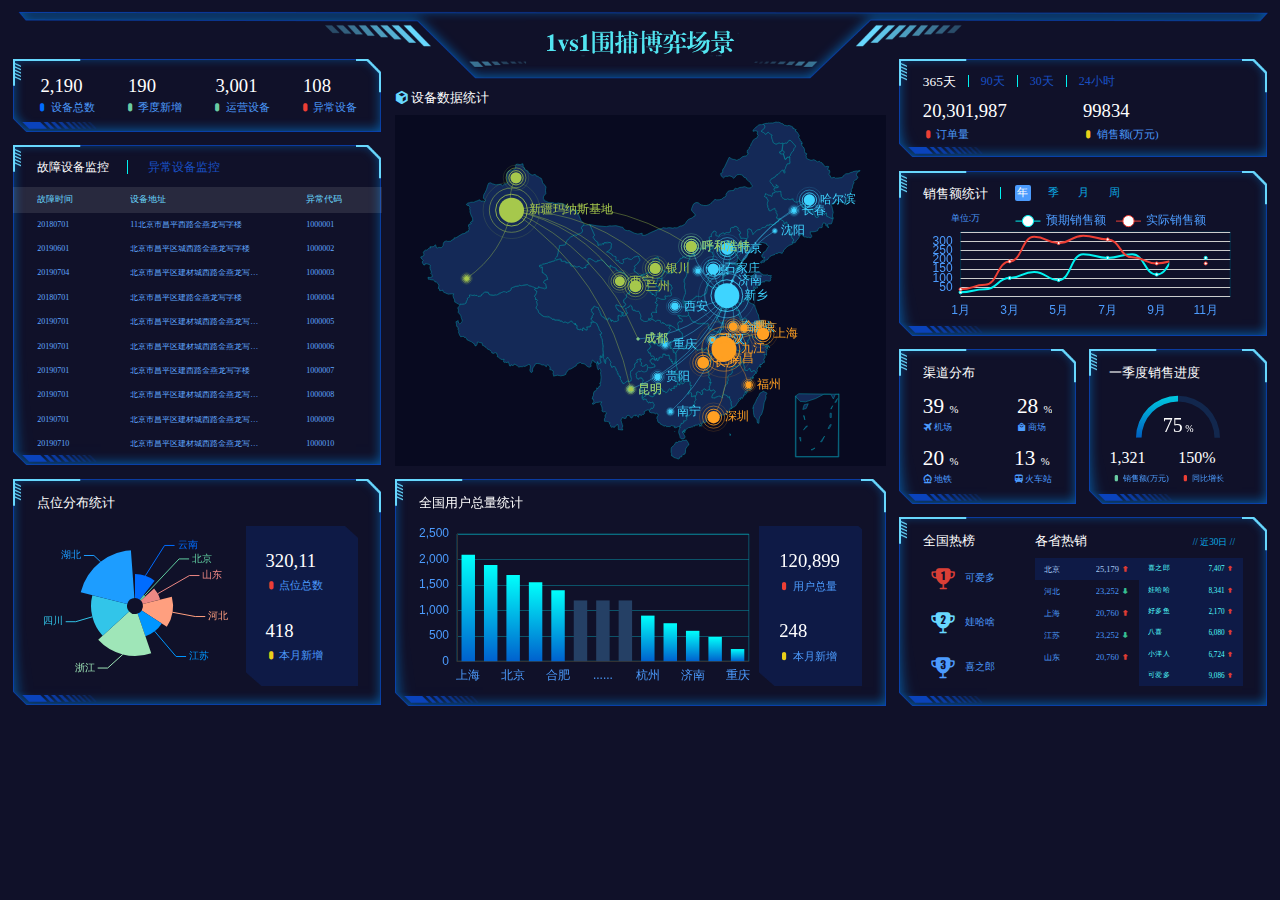
<file: env1.html>
<!DOCTYPE html>
<html lang="en">

<head>
    <meta charset="UTF-8">
    <meta name="viewport" content="width=device-width, initial-scale=1.0">
    <meta http-equiv="X-UA-Compatible" content="ie=edge">
    <title>1vs1围捕博弈场景</title>

    <link rel="stylesheet" href="./css/env1.css">
    <link rel="stylesheet" href="./fonts/icomoon.css">
</head>

<body>
    <div class="viewport">
        <div class="column">
            <div class="overview panel">
                <div class="inner">
                    <div class="item">
                        <h4>2,190</h4>
                        <span>
                            <i class="icon-dot" style="color: #006cff"></i>
                            设备总数
                        </span>
                    </div>
                    <div class="item">
                        <h4>190</h4>
                        <span>
                            <i class="icon-dot" style="color: #6acca3"></i>
                            季度新增
                        </span>
                    </div>
                    <div class="item">
                        <h4>3,001</h4>
                        <span>
                            <i class="icon-dot" style="color: #6acca3"></i>
                            运营设备
                        </span>
                    </div>
                    <div class="item">
                        <h4>108</h4>
                        <span>
                            <i class="icon-dot" style="color: #ed3f35"></i>
                            异常设备
                        </span>
                    </div>
                </div>
            </div>
            <!--监控-->
            <div class="monitor panel">
                <div class="inner">
                    <div class="tabs">
                        <a href="javascript:;" data-index="0" class="active">故障设备监控</a>
                        <a href="javascript:;" data-index="1">异常设备监控</a>
                    </div>
                    <div class="content" style="display: block;">
                        <div class="head">
                            <span class="col">故障时间</span>
                            <span class="col">设备地址</span>
                            <span class="col">异常代码</span>
                        </div>
                        <div class="marquee-view">
                            <div class="marquee">
                                <div class="row">
                                    <span class="col">20180701</span>
                                    <span class="col">11北京市昌平西路金燕龙写字楼</span>
                                    <span class="col">1000001</span>
                                    <span class="icon-dot"></span>
                                </div>
                                <div class="row">
                                    <span class="col">20190601</span>
                                    <span class="col">北京市昌平区城西路金燕龙写字楼</span>
                                    <span class="col">1000002</span>
                                    <span class="icon-dot"></span>
                                </div>
                                <div class="row">
                                    <span class="col">20190704</span>
                                    <span class="col">北京市昌平区建材城西路金燕龙写字楼</span>
                                    <span class="col">1000003</span>
                                    <span class="icon-dot"></span>
                                </div>
                                <div class="row">
                                    <span class="col">20180701</span>
                                    <span class="col">北京市昌平区建路金燕龙写字楼</span>
                                    <span class="col">1000004</span>
                                    <span class="icon-dot"></span>
                                </div>
                                <div class="row">
                                    <span class="col">20190701</span>
                                    <span class="col">北京市昌平区建材城西路金燕龙写字楼</span>
                                    <span class="col">1000005</span>
                                    <span class="icon-dot"></span>
                                </div>
                                <div class="row">
                                    <span class="col">20190701</span>
                                    <span class="col">北京市昌平区建材城西路金燕龙写字楼</span>
                                    <span class="col">1000006</span>
                                    <span class="icon-dot"></span>
                                </div>
                                <div class="row">
                                    <span class="col">20190701</span>
                                    <span class="col">北京市昌平区建西路金燕龙写字楼</span>
                                    <span class="col">1000007</span>
                                    <span class="icon-dot"></span>
                                </div>
                                <div class="row">
                                    <span class="col">20190701</span>
                                    <span class="col">北京市昌平区建材城西路金燕龙写字楼</span>
                                    <span class="col">1000008</span>
                                    <span class="icon-dot"></span>
                                </div>
                                <div class="row">
                                    <span class="col">20190701</span>
                                    <span class="col">北京市昌平区建材城西路金燕龙写字楼</span>
                                    <span class="col">1000009</span>
                                    <span class="icon-dot"></span>
                                </div>
                                <div class="row">
                                    <span class="col">20190710</span>
                                    <span class="col">北京市昌平区建材城西路金燕龙写字楼</span>
                                    <span class="col">1000010</span>
                                    <span class="icon-dot"></span>
                                </div>
                            </div>
                        </div>
                    </div>
                    <div class="content">
                        <div class="head">
                            <span class="col">异常时间</span>
                            <span class="col">设备地址</span>
                            <span class="col">异常代码</span>
                        </div>
                        <div class="marquee-view">
                            <div class="marquee">
                                <div class="row">
                                    <span class="col">20190701</span>
                                    <span class="col">北京市昌平区建材城西路金燕龙写字楼</span>
                                    <span class="col">1000001</span>
                                    <span class="icon-dot"></span>
                                </div>
                                <div class="row">
                                    <span class="col">20190701</span>
                                    <span class="col">北京市昌平区建材城西路金燕龙写字楼</span>
                                    <span class="col">1000002</span>
                                    <span class="icon-dot"></span>
                                </div>
                                <div class="row">
                                    <span class="col">20190703</span>
                                    <span class="col">北京市昌平区建材城西路金燕龙写字楼</span>
                                    <span class="col">1000002</span>
                                    <span class="icon-dot"></span>
                                </div>
                                <div class="row">
                                    <span class="col">20190704</span>
                                    <span class="col">北京市昌平区建材城西路金燕龙写字楼</span>
                                    <span class="col">1000002</span>
                                    <span class="icon-dot"></span>
                                </div>
                                <div class="row">
                                    <span class="col">20190705</span>
                                    <span class="col">北京市昌平区建材城西路金燕龙写字楼</span>
                                    <span class="col">1000002</span>
                                    <span class="icon-dot"></span>
                                </div>
                                <div class="row">
                                    <span class="col">20190706</span>
                                    <span class="col">北京市昌平区建材城西路金燕龙写字楼</span>
                                    <span class="col">1000002</span>
                                    <span class="icon-dot"></span>
                                </div>
                                <div class="row">
                                    <span class="col">20190707</span>
                                    <span class="col">北京市昌平区建材城西路金燕龙写字楼</span>
                                    <span class="col">1000002</span>
                                    <span class="icon-dot"></span>
                                </div>
                                <div class="row">
                                    <span class="col">20190708</span>
                                    <span class="col">北京市昌平区建材城西路金燕龙写字楼</span>
                                    <span class="col">1000002</span>
                                    <span class="icon-dot"></span>
                                </div>
                                <div class="row">
                                    <span class="col">20190709</span>
                                    <span class="col">北京市昌平区建材城西路金燕龙写字楼</span>
                                    <span class="col">1000002</span>
                                    <span class="icon-dot"></span>
                                </div>
                                <div class="row">
                                    <span class="col">20190710</span>
                                    <span class="col">北京市昌平区建材城西路金燕龙写字楼</span>
                                    <span class="col">1000002</span>
                                    <span class="icon-dot"></span>
                                </div>
                            </div>
                        </div>
                    </div>
                </div>
            </div>
            <!--点位-->
            <div class="point panel">
                <div class="inner">
                    <h3>点位分布统计</h3>
                    <div class="chart">
                        <div class="pie"></div>
                        <div class="data">
                            <div class="item">
                                <h4>320,11</h4>
                                <span>
                                    <i class="icon-dot" style="color: #ed3f35"></i>
                                    点位总数
                                </span>
                            </div>
                            <div class="item">
                                <h4>418</h4>
                                <span>
                                    <i class="icon-dot" style="color: #eacf19"></i>
                                    本月新增
                                </span>
                            </div>
                        </div>
                    </div>
                </div>
            </div>
        </div>
        <div class="column">
            <!-- 地图 -->
            <div class="map">
                <h3>
                    <span class="icon-cube"></span>
                    设备数据统计
                </h3>
                <div class="chart">
                    <div class="geo"></div>
                </div>
            </div>
            <!-- 用户 -->
            <div class="users panel">
                <div class="inner">
                    <h3>全国用户总量统计</h3>
                    <div class="chart">
                        <div class="bar"></div>
                        <div class="data">
                            <div class="item">
                                <h4>120,899</h4>
                                <span>
                                    <i class="icon-dot" style="color: #ed3f35"></i>
                                    用户总量
                                </span>
                            </div>
                            <div class="item">
                                <h4>248</h4>
                                <span>
                                    <i class="icon-dot" style="color: #eacf19"></i>
                                    本月新增
                                </span>
                            </div>
                        </div>
                    </div>
                </div>
            </div>
        </div>
        <div class="column">
            <div class="order panel">
                <div class="inner">
                    <!-- 筛选 -->
                    <div class="filter">
                        <a href="javascript:;" data-key="day365" class="active">365天</a>
                        <a href="javascript:;" data-key="day90">90天</a>
                        <a href="javascript:;" data-key="day30">30天</a>
                        <a href="javascript:;" data-key="day1">24小时</a>
                    </div>
                    <!-- 数据 -->
                    <div class="data">
                        <div class="item">
                            <h4>20,301,987</h4>
                            <span>
                                <i class="icon-dot" style="color: #ed3f35;"></i>
                                订单量
                            </span>
                        </div>
                        <div class="item">
                            <h4>99834</h4>
                            <span>
                                <i class="icon-dot" style="color: #eacf19;"></i>
                                销售额(万元)
                            </span>
                        </div>
                    </div>
                </div>
            </div>
            <!-- 销售额 -->
            <div class="sales panel">
                <div class="inner">
                    <div class="caption">
                        <h3>销售额统计</h3>
                        <a href="javascript:;" class="active" data-type="year">年</a>
                        <a href="javascript:;" data-type="quarter">季</a>
                        <a href="javascript:;" data-type="month">月</a>
                        <a href="javascript:;" data-type="week">周</a>
                    </div>
                    <div class="chart">
                        <div class="label">单位:万</div>
                        <div class="line"></div>
                    </div>
                </div>
            </div>
            <!-- 渠道 季度 -->
            <div class="wrap">
                <div class="channel panel">
                    <div class="inner">
                        <h3>渠道分布</h3>
                        <div class="data">
                            <div class="item">
                                <h4>39 <small>%</small></h4>
                                <span>
                                    <i class="icon-plane"></i>
                                    机场
                                </span>
                            </div>
                            <div class="item">
                                <h4>28 <small>%</small></h4>
                                <span>
                                    <i class="icon-bag"></i>
                                    商场
                                </span>
                            </div>
                        </div>
                        <div class="data">
                            <div class="item">
                                <h4>20 <small>%</small></h4>
                                <span>
                                    <i class="icon-train"></i>
                                    地铁
                                </span>
                            </div>
                            <div class="item">
                                <h4>13 <small>%</small></h4>
                                <span>
                                    <i class="icon-bus"></i>
                                    火车站
                                </span>
                            </div>
                        </div>
                    </div>
                </div>
                <div class="quarter panel">
                    <div class="inner">
                        <h3>一季度销售进度</h3>
                        <div class="chart">
                            <div class="box">
                                <div class="gauge"></div>
                                <div class="label">75<small> %</small></div>
                            </div>
                            <div class="data">
                                <div class="item">
                                    <h4>1,321</h4>
                                    <span>
                                        <i class="icon-dot" style="color: #6acca3"></i>
                                        销售额(万元)
                                    </span>
                                </div>
                                <div class="item">
                                    <h4>150%</h4>
                                    <span>
                                        <i class="icon-dot" style="color: #ed3f35"></i>
                                        同比增长
                                    </span>
                                </div>
                            </div>
                        </div>
                    </div>
                </div>
            </div>
            <!-- 排行榜 -->
            <div class="top panel">
                <div class="inner">
                    <div class="all">
                        <h3>全国热榜</h3>
                        <ul>
                            <li>
                                <i class="icon-cup1" style="color: #d93f36;"></i>
                                可爱多
                            </li>
                            <li>
                                <i class="icon-cup2" style="color: #68d8fe;"></i>
                                娃哈啥
                            </li>
                            <li>
                                <i class="icon-cup3" style="color: #4c9bfd;"></i>
                                喜之郎
                            </li>
                        </ul>
                    </div>
                    <div class="province">
                        <h3>各省热销 <i class="date">// 近30日 //</i></h3>
                        <div class="data">
                            <ul class="sup">
                                <li>
                                    <span>北京</span>
                                    <span>25,179 <s class="icon-up"></s></span>
                                </li>
                                <li>
                                    <span>河北</span>
                                    <span>23,252 <s class="icon-down"></s></span>
                                </li>
                                <li>
                                    <span>上海</span>
                                    <span>20,760 <s class="icon-up"></s></span>
                                </li>
                                <li>
                                    <span>江苏</span>
                                    <span>23,252 <s class="icon-down"></s></span>
                                </li>
                                <li>
                                    <span>山东</span>
                                    <span>20,760 <s class="icon-up"></s></span>
                                </li>
                            </ul>
                            <ul class="sub">
                                <!-- <li><span>数据</span><span> 数据<s class="icon-up"></s></span></li> -->
                            </ul>
                        </div>
                    </div>
                </div>
            </div>
        </div>
    </div>
</body>

<script src="./js2/jquery.min.js"></script>
<script src="./js2/echarts.min.js"></script>
<script src="./js2/index.js"></script>

<script src="./js2/china.js"></script>
<script src="./js2/mymap.js"></script>

</html>
</file>
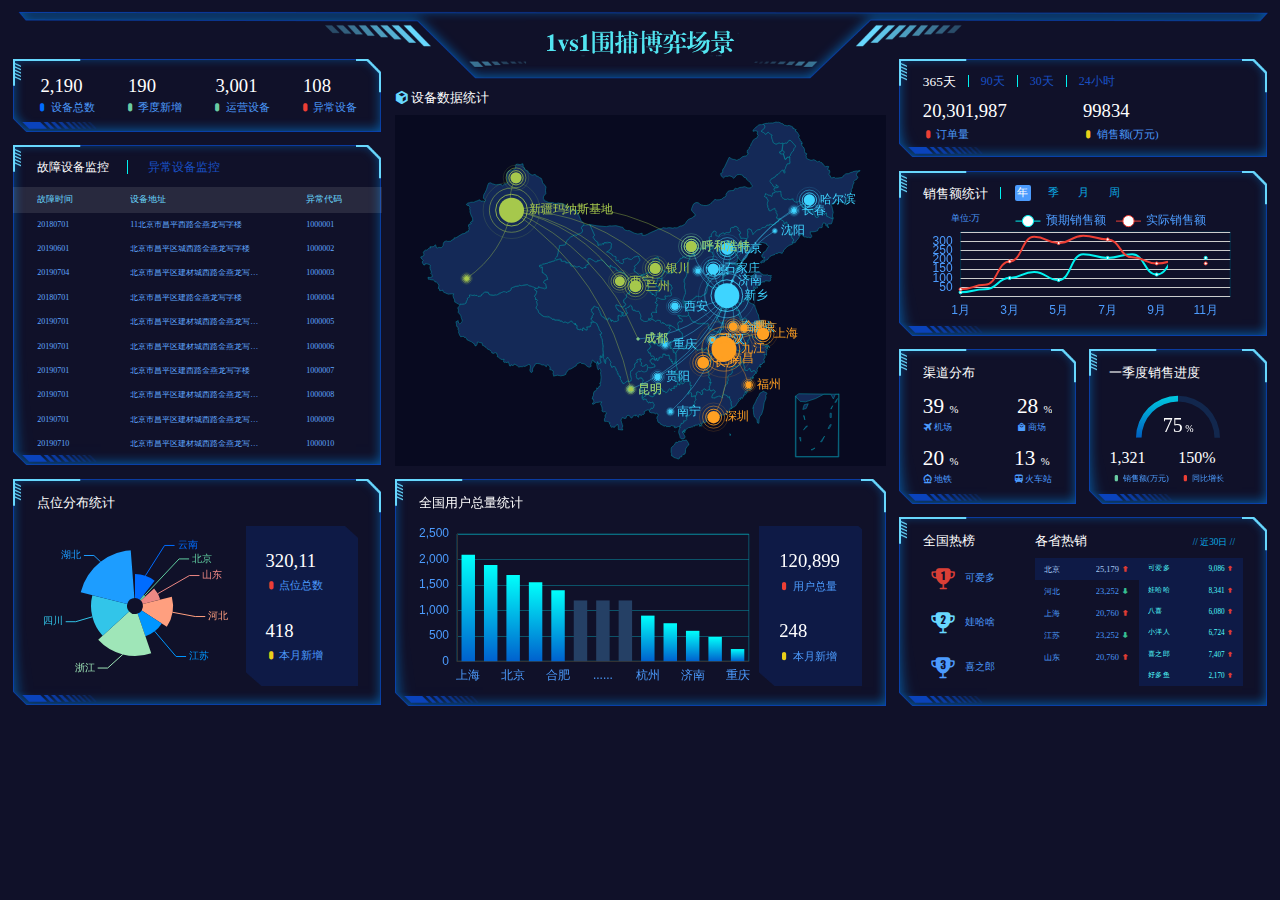
<file: env2.html>
<!DOCTYPE html>
<html lang="en">

<head>
    <meta charset="UTF-8">
    <meta name="viewport" content="width=device-width, initial-scale=1.0">
    <meta http-equiv="X-UA-Compatible" content="ie=edge">
    <title>地图数据可视化</title>

    <link rel="stylesheet" href="./css/env2.css">
    <link rel="stylesheet" href="./fonts/icomoon.css">
</head>

<body>
    <div class="viewport">
        <div class="column">
            <div class="overview panel">
                <div class="inner">
                    <div class="item">
                        <h4>2,190</h4>
                        <span>
                            <i class="icon-dot" style="color: #006cff"></i>
                            设备总数
                        </span>
                    </div>
                    <div class="item">
                        <h4>190</h4>
                        <span>
                            <i class="icon-dot" style="color: #6acca3"></i>
                            季度新增
                        </span>
                    </div>
                    <div class="item">
                        <h4>3,001</h4>
                        <span>
                            <i class="icon-dot" style="color: #6acca3"></i>
                            运营设备
                        </span>
                    </div>
                    <div class="item">
                        <h4>108</h4>
                        <span>
                            <i class="icon-dot" style="color: #ed3f35"></i>
                            异常设备
                        </span>
                    </div>
                </div>
            </div>
            <!--监控-->
            <div class="monitor panel">
                <div class="inner">
                    <div class="tabs">
                        <a href="javascript:;" data-index="0" class="active">故障设备监控</a>
                        <a href="javascript:;" data-index="1">异常设备监控</a>
                    </div>
                    <div class="content" style="display: block;">
                        <div class="head">
                            <span class="col">故障时间</span>
                            <span class="col">设备地址</span>
                            <span class="col">异常代码</span>
                        </div>
                        <div class="marquee-view">
                            <div class="marquee">
                                <div class="row">
                                    <span class="col">20180701</span>
                                    <span class="col">11北京市昌平西路金燕龙写字楼</span>
                                    <span class="col">1000001</span>
                                    <span class="icon-dot"></span>
                                </div>
                                <div class="row">
                                    <span class="col">20190601</span>
                                    <span class="col">北京市昌平区城西路金燕龙写字楼</span>
                                    <span class="col">1000002</span>
                                    <span class="icon-dot"></span>
                                </div>
                                <div class="row">
                                    <span class="col">20190704</span>
                                    <span class="col">北京市昌平区建材城西路金燕龙写字楼</span>
                                    <span class="col">1000003</span>
                                    <span class="icon-dot"></span>
                                </div>
                                <div class="row">
                                    <span class="col">20180701</span>
                                    <span class="col">北京市昌平区建路金燕龙写字楼</span>
                                    <span class="col">1000004</span>
                                    <span class="icon-dot"></span>
                                </div>
                                <div class="row">
                                    <span class="col">20190701</span>
                                    <span class="col">北京市昌平区建材城西路金燕龙写字楼</span>
                                    <span class="col">1000005</span>
                                    <span class="icon-dot"></span>
                                </div>
                                <div class="row">
                                    <span class="col">20190701</span>
                                    <span class="col">北京市昌平区建材城西路金燕龙写字楼</span>
                                    <span class="col">1000006</span>
                                    <span class="icon-dot"></span>
                                </div>
                                <div class="row">
                                    <span class="col">20190701</span>
                                    <span class="col">北京市昌平区建西路金燕龙写字楼</span>
                                    <span class="col">1000007</span>
                                    <span class="icon-dot"></span>
                                </div>
                                <div class="row">
                                    <span class="col">20190701</span>
                                    <span class="col">北京市昌平区建材城西路金燕龙写字楼</span>
                                    <span class="col">1000008</span>
                                    <span class="icon-dot"></span>
                                </div>
                                <div class="row">
                                    <span class="col">20190701</span>
                                    <span class="col">北京市昌平区建材城西路金燕龙写字楼</span>
                                    <span class="col">1000009</span>
                                    <span class="icon-dot"></span>
                                </div>
                                <div class="row">
                                    <span class="col">20190710</span>
                                    <span class="col">北京市昌平区建材城西路金燕龙写字楼</span>
                                    <span class="col">1000010</span>
                                    <span class="icon-dot"></span>
                                </div>
                            </div>
                        </div>
                    </div>
                    <div class="content">
                        <div class="head">
                            <span class="col">异常时间</span>
                            <span class="col">设备地址</span>
                            <span class="col">异常代码</span>
                        </div>
                        <div class="marquee-view">
                            <div class="marquee">
                                <div class="row">
                                    <span class="col">20190701</span>
                                    <span class="col">北京市昌平区建材城西路金燕龙写字楼</span>
                                    <span class="col">1000001</span>
                                    <span class="icon-dot"></span>
                                </div>
                                <div class="row">
                                    <span class="col">20190701</span>
                                    <span class="col">北京市昌平区建材城西路金燕龙写字楼</span>
                                    <span class="col">1000002</span>
                                    <span class="icon-dot"></span>
                                </div>
                                <div class="row">
                                    <span class="col">20190703</span>
                                    <span class="col">北京市昌平区建材城西路金燕龙写字楼</span>
                                    <span class="col">1000002</span>
                                    <span class="icon-dot"></span>
                                </div>
                                <div class="row">
                                    <span class="col">20190704</span>
                                    <span class="col">北京市昌平区建材城西路金燕龙写字楼</span>
                                    <span class="col">1000002</span>
                                    <span class="icon-dot"></span>
                                </div>
                                <div class="row">
                                    <span class="col">20190705</span>
                                    <span class="col">北京市昌平区建材城西路金燕龙写字楼</span>
                                    <span class="col">1000002</span>
                                    <span class="icon-dot"></span>
                                </div>
                                <div class="row">
                                    <span class="col">20190706</span>
                                    <span class="col">北京市昌平区建材城西路金燕龙写字楼</span>
                                    <span class="col">1000002</span>
                                    <span class="icon-dot"></span>
                                </div>
                                <div class="row">
                                    <span class="col">20190707</span>
                                    <span class="col">北京市昌平区建材城西路金燕龙写字楼</span>
                                    <span class="col">1000002</span>
                                    <span class="icon-dot"></span>
                                </div>
                                <div class="row">
                                    <span class="col">20190708</span>
                                    <span class="col">北京市昌平区建材城西路金燕龙写字楼</span>
                                    <span class="col">1000002</span>
                                    <span class="icon-dot"></span>
                                </div>
                                <div class="row">
                                    <span class="col">20190709</span>
                                    <span class="col">北京市昌平区建材城西路金燕龙写字楼</span>
                                    <span class="col">1000002</span>
                                    <span class="icon-dot"></span>
                                </div>
                                <div class="row">
                                    <span class="col">20190710</span>
                                    <span class="col">北京市昌平区建材城西路金燕龙写字楼</span>
                                    <span class="col">1000002</span>
                                    <span class="icon-dot"></span>
                                </div>
                            </div>
                        </div>
                    </div>
                </div>
            </div>
            <!--点位-->
            <div class="point panel">
                <div class="inner">
                    <h3>点位分布统计</h3>
                    <div class="chart">
                        <div class="pie"></div>
                        <div class="data">
                            <div class="item">
                                <h4>320,11</h4>
                                <span>
                                    <i class="icon-dot" style="color: #ed3f35"></i>
                                    点位总数
                                </span>
                            </div>
                            <div class="item">
                                <h4>418</h4>
                                <span>
                                    <i class="icon-dot" style="color: #eacf19"></i>
                                    本月新增
                                </span>
                            </div>
                        </div>
                    </div>
                </div>
            </div>
        </div>
        <div class="column">
            <!-- 地图 -->
            <div class="map">
                <h3>
                    <span class="icon-cube"></span>
                    设备数据统计
                </h3>
                <div class="chart">
                    <div class="geo"></div>
                </div>
            </div>
            <!-- 用户 -->
            <div class="users panel">
                <div class="inner">
                    <h3>全国用户总量统计</h3>
                    <div class="chart">
                        <div class="bar"></div>
                        <div class="data">
                            <div class="item">
                                <h4>120,899</h4>
                                <span>
                                    <i class="icon-dot" style="color: #ed3f35"></i>
                                    用户总量
                                </span>
                            </div>
                            <div class="item">
                                <h4>248</h4>
                                <span>
                                    <i class="icon-dot" style="color: #eacf19"></i>
                                    本月新增
                                </span>
                            </div>
                        </div>
                    </div>
                </div>
            </div>
        </div>
        <div class="column">
            <div class="order panel">
                <div class="inner">
                    <!-- 筛选 -->
                    <div class="filter">
                        <a href="javascript:;" data-key="day365" class="active">365天</a>
                        <a href="javascript:;" data-key="day90">90天</a>
                        <a href="javascript:;" data-key="day30">30天</a>
                        <a href="javascript:;" data-key="day1">24小时</a>
                    </div>
                    <!-- 数据 -->
                    <div class="data">
                        <div class="item">
                            <h4>20,301,987</h4>
                            <span>
                                <i class="icon-dot" style="color: #ed3f35;"></i>
                                订单量
                            </span>
                        </div>
                        <div class="item">
                            <h4>99834</h4>
                            <span>
                                <i class="icon-dot" style="color: #eacf19;"></i>
                                销售额(万元)
                            </span>
                        </div>
                    </div>
                </div>
            </div>
            <!-- 销售额 -->
            <div class="sales panel">
                <div class="inner">
                    <div class="caption">
                        <h3>销售额统计</h3>
                        <a href="javascript:;" class="active" data-type="year">年</a>
                        <a href="javascript:;" data-type="quarter">季</a>
                        <a href="javascript:;" data-type="month">月</a>
                        <a href="javascript:;" data-type="week">周</a>
                    </div>
                    <div class="chart">
                        <div class="label">单位:万</div>
                        <div class="line"></div>
                    </div>
                </div>
            </div>
            <!-- 渠道 季度 -->
            <div class="wrap">
                <div class="channel panel">
                    <div class="inner">
                        <h3>渠道分布</h3>
                        <div class="data">
                            <div class="item">
                                <h4>39 <small>%</small></h4>
                                <span>
                                    <i class="icon-plane"></i>
                                    机场
                                </span>
                            </div>
                            <div class="item">
                                <h4>28 <small>%</small></h4>
                                <span>
                                    <i class="icon-bag"></i>
                                    商场
                                </span>
                            </div>
                        </div>
                        <div class="data">
                            <div class="item">
                                <h4>20 <small>%</small></h4>
                                <span>
                                    <i class="icon-train"></i>
                                    地铁
                                </span>
                            </div>
                            <div class="item">
                                <h4>13 <small>%</small></h4>
                                <span>
                                    <i class="icon-bus"></i>
                                    火车站
                                </span>
                            </div>
                        </div>
                    </div>
                </div>
                <div class="quarter panel">
                    <div class="inner">
                        <h3>一季度销售进度</h3>
                        <div class="chart">
                            <div class="box">
                                <div class="gauge"></div>
                                <div class="label">75<small> %</small></div>
                            </div>
                            <div class="data">
                                <div class="item">
                                    <h4>1,321</h4>
                                    <span>
                                        <i class="icon-dot" style="color: #6acca3"></i>
                                        销售额(万元)
                                    </span>
                                </div>
                                <div class="item">
                                    <h4>150%</h4>
                                    <span>
                                        <i class="icon-dot" style="color: #ed3f35"></i>
                                        同比增长
                                    </span>
                                </div>
                            </div>
                        </div>
                    </div>
                </div>
            </div>
            <!-- 排行榜 -->
            <div class="top panel">
                <div class="inner">
                    <div class="all">
                        <h3>全国热榜</h3>
                        <ul>
                            <li>
                                <i class="icon-cup1" style="color: #d93f36;"></i>
                                可爱多
                            </li>
                            <li>
                                <i class="icon-cup2" style="color: #68d8fe;"></i>
                                娃哈啥
                            </li>
                            <li>
                                <i class="icon-cup3" style="color: #4c9bfd;"></i>
                                喜之郎
                            </li>
                        </ul>
                    </div>
                    <div class="province">
                        <h3>各省热销 <i class="date">// 近30日 //</i></h3>
                        <div class="data">
                            <ul class="sup">
                                <li>
                                    <span>北京</span>
                                    <span>25,179 <s class="icon-up"></s></span>
                                </li>
                                <li>
                                    <span>河北</span>
                                    <span>23,252 <s class="icon-down"></s></span>
                                </li>
                                <li>
                                    <span>上海</span>
                                    <span>20,760 <s class="icon-up"></s></span>
                                </li>
                                <li>
                                    <span>江苏</span>
                                    <span>23,252 <s class="icon-down"></s></span>
                                </li>
                                <li>
                                    <span>山东</span>
                                    <span>20,760 <s class="icon-up"></s></span>
                                </li>
                            </ul>
                            <ul class="sub">
                                <!-- <li><span>数据</span><span> 数据<s class="icon-up"></s></span></li> -->
                            </ul>
                        </div>
                    </div>
                </div>
            </div>
        </div>
    </div>
</body>

<script src="./js2/jquery.min.js"></script>
<script src="./js2/echarts.min.js"></script>
<script src="./js2/index.js"></script>

<script src="./js2/china.js"></script>
<script src="./js2/mymap.js"></script>

</html>
</file>
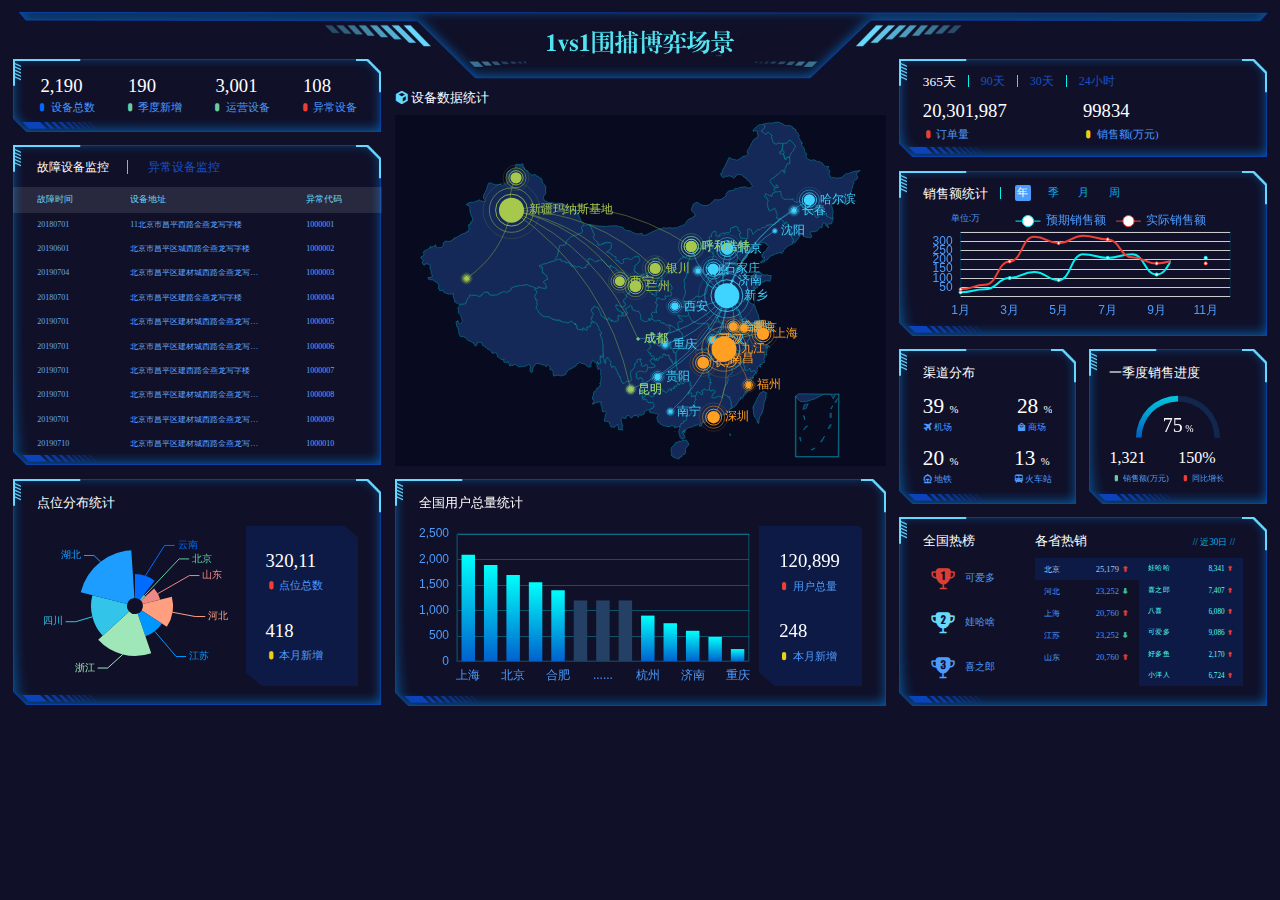
<file: env3.html>
<!DOCTYPE html>
<html lang="en">

<head>
    <meta charset="UTF-8">
    <meta name="viewport" content="width=device-width, initial-scale=1.0">
    <meta http-equiv="X-UA-Compatible" content="ie=edge">
    <title>地图数据可视化</title>

    <link rel="stylesheet" href="./css/env3.css">
    <link rel="stylesheet" href="./fonts/icomoon.css">
</head>

<body>
    <div class="viewport">
        <div class="column">
            <div class="overview panel">
                <div class="inner">
                    <div class="item">
                        <h4>2,190</h4>
                        <span>
                            <i class="icon-dot" style="color: #006cff"></i>
                            设备总数
                        </span>
                    </div>
                    <div class="item">
                        <h4>190</h4>
                        <span>
                            <i class="icon-dot" style="color: #6acca3"></i>
                            季度新增
                        </span>
                    </div>
                    <div class="item">
                        <h4>3,001</h4>
                        <span>
                            <i class="icon-dot" style="color: #6acca3"></i>
                            运营设备
                        </span>
                    </div>
                    <div class="item">
                        <h4>108</h4>
                        <span>
                            <i class="icon-dot" style="color: #ed3f35"></i>
                            异常设备
                        </span>
                    </div>
                </div>
            </div>
            <!--监控-->
            <div class="monitor panel">
                <div class="inner">
                    <div class="tabs">
                        <a href="javascript:;" data-index="0" class="active">故障设备监控</a>
                        <a href="javascript:;" data-index="1">异常设备监控</a>
                    </div>
                    <div class="content" style="display: block;">
                        <div class="head">
                            <span class="col">故障时间</span>
                            <span class="col">设备地址</span>
                            <span class="col">异常代码</span>
                        </div>
                        <div class="marquee-view">
                            <div class="marquee">
                                <div class="row">
                                    <span class="col">20180701</span>
                                    <span class="col">11北京市昌平西路金燕龙写字楼</span>
                                    <span class="col">1000001</span>
                                    <span class="icon-dot"></span>
                                </div>
                                <div class="row">
                                    <span class="col">20190601</span>
                                    <span class="col">北京市昌平区城西路金燕龙写字楼</span>
                                    <span class="col">1000002</span>
                                    <span class="icon-dot"></span>
                                </div>
                                <div class="row">
                                    <span class="col">20190704</span>
                                    <span class="col">北京市昌平区建材城西路金燕龙写字楼</span>
                                    <span class="col">1000003</span>
                                    <span class="icon-dot"></span>
                                </div>
                                <div class="row">
                                    <span class="col">20180701</span>
                                    <span class="col">北京市昌平区建路金燕龙写字楼</span>
                                    <span class="col">1000004</span>
                                    <span class="icon-dot"></span>
                                </div>
                                <div class="row">
                                    <span class="col">20190701</span>
                                    <span class="col">北京市昌平区建材城西路金燕龙写字楼</span>
                                    <span class="col">1000005</span>
                                    <span class="icon-dot"></span>
                                </div>
                                <div class="row">
                                    <span class="col">20190701</span>
                                    <span class="col">北京市昌平区建材城西路金燕龙写字楼</span>
                                    <span class="col">1000006</span>
                                    <span class="icon-dot"></span>
                                </div>
                                <div class="row">
                                    <span class="col">20190701</span>
                                    <span class="col">北京市昌平区建西路金燕龙写字楼</span>
                                    <span class="col">1000007</span>
                                    <span class="icon-dot"></span>
                                </div>
                                <div class="row">
                                    <span class="col">20190701</span>
                                    <span class="col">北京市昌平区建材城西路金燕龙写字楼</span>
                                    <span class="col">1000008</span>
                                    <span class="icon-dot"></span>
                                </div>
                                <div class="row">
                                    <span class="col">20190701</span>
                                    <span class="col">北京市昌平区建材城西路金燕龙写字楼</span>
                                    <span class="col">1000009</span>
                                    <span class="icon-dot"></span>
                                </div>
                                <div class="row">
                                    <span class="col">20190710</span>
                                    <span class="col">北京市昌平区建材城西路金燕龙写字楼</span>
                                    <span class="col">1000010</span>
                                    <span class="icon-dot"></span>
                                </div>
                            </div>
                        </div>
                    </div>
                    <div class="content">
                        <div class="head">
                            <span class="col">异常时间</span>
                            <span class="col">设备地址</span>
                            <span class="col">异常代码</span>
                        </div>
                        <div class="marquee-view">
                            <div class="marquee">
                                <div class="row">
                                    <span class="col">20190701</span>
                                    <span class="col">北京市昌平区建材城西路金燕龙写字楼</span>
                                    <span class="col">1000001</span>
                                    <span class="icon-dot"></span>
                                </div>
                                <div class="row">
                                    <span class="col">20190701</span>
                                    <span class="col">北京市昌平区建材城西路金燕龙写字楼</span>
                                    <span class="col">1000002</span>
                                    <span class="icon-dot"></span>
                                </div>
                                <div class="row">
                                    <span class="col">20190703</span>
                                    <span class="col">北京市昌平区建材城西路金燕龙写字楼</span>
                                    <span class="col">1000002</span>
                                    <span class="icon-dot"></span>
                                </div>
                                <div class="row">
                                    <span class="col">20190704</span>
                                    <span class="col">北京市昌平区建材城西路金燕龙写字楼</span>
                                    <span class="col">1000002</span>
                                    <span class="icon-dot"></span>
                                </div>
                                <div class="row">
                                    <span class="col">20190705</span>
                                    <span class="col">北京市昌平区建材城西路金燕龙写字楼</span>
                                    <span class="col">1000002</span>
                                    <span class="icon-dot"></span>
                                </div>
                                <div class="row">
                                    <span class="col">20190706</span>
                                    <span class="col">北京市昌平区建材城西路金燕龙写字楼</span>
                                    <span class="col">1000002</span>
                                    <span class="icon-dot"></span>
                                </div>
                                <div class="row">
                                    <span class="col">20190707</span>
                                    <span class="col">北京市昌平区建材城西路金燕龙写字楼</span>
                                    <span class="col">1000002</span>
                                    <span class="icon-dot"></span>
                                </div>
                                <div class="row">
                                    <span class="col">20190708</span>
                                    <span class="col">北京市昌平区建材城西路金燕龙写字楼</span>
                                    <span class="col">1000002</span>
                                    <span class="icon-dot"></span>
                                </div>
                                <div class="row">
                                    <span class="col">20190709</span>
                                    <span class="col">北京市昌平区建材城西路金燕龙写字楼</span>
                                    <span class="col">1000002</span>
                                    <span class="icon-dot"></span>
                                </div>
                                <div class="row">
                                    <span class="col">20190710</span>
                                    <span class="col">北京市昌平区建材城西路金燕龙写字楼</span>
                                    <span class="col">1000002</span>
                                    <span class="icon-dot"></span>
                                </div>
                            </div>
                        </div>
                    </div>
                </div>
            </div>
            <!--点位-->
            <div class="point panel">
                <div class="inner">
                    <h3>点位分布统计</h3>
                    <div class="chart">
                        <div class="pie"></div>
                        <div class="data">
                            <div class="item">
                                <h4>320,11</h4>
                                <span>
                                    <i class="icon-dot" style="color: #ed3f35"></i>
                                    点位总数
                                </span>
                            </div>
                            <div class="item">
                                <h4>418</h4>
                                <span>
                                    <i class="icon-dot" style="color: #eacf19"></i>
                                    本月新增
                                </span>
                            </div>
                        </div>
                    </div>
                </div>
            </div>
        </div>
        <div class="column">
            <!-- 地图 -->
            <div class="map">
                <h3>
                    <span class="icon-cube"></span>
                    设备数据统计
                </h3>
                <div class="chart">
                    <div class="geo"></div>
                </div>
            </div>
            <!-- 用户 -->
            <div class="users panel">
                <div class="inner">
                    <h3>全国用户总量统计</h3>
                    <div class="chart">
                        <div class="bar"></div>
                        <div class="data">
                            <div class="item">
                                <h4>120,899</h4>
                                <span>
                                    <i class="icon-dot" style="color: #ed3f35"></i>
                                    用户总量
                                </span>
                            </div>
                            <div class="item">
                                <h4>248</h4>
                                <span>
                                    <i class="icon-dot" style="color: #eacf19"></i>
                                    本月新增
                                </span>
                            </div>
                        </div>
                    </div>
                </div>
            </div>
        </div>
        <div class="column">
            <div class="order panel">
                <div class="inner">
                    <!-- 筛选 -->
                    <div class="filter">
                        <a href="javascript:;" data-key="day365" class="active">365天</a>
                        <a href="javascript:;" data-key="day90">90天</a>
                        <a href="javascript:;" data-key="day30">30天</a>
                        <a href="javascript:;" data-key="day1">24小时</a>
                    </div>
                    <!-- 数据 -->
                    <div class="data">
                        <div class="item">
                            <h4>20,301,987</h4>
                            <span>
                                <i class="icon-dot" style="color: #ed3f35;"></i>
                                订单量
                            </span>
                        </div>
                        <div class="item">
                            <h4>99834</h4>
                            <span>
                                <i class="icon-dot" style="color: #eacf19;"></i>
                                销售额(万元)
                            </span>
                        </div>
                    </div>
                </div>
            </div>
            <!-- 销售额 -->
            <div class="sales panel">
                <div class="inner">
                    <div class="caption">
                        <h3>销售额统计</h3>
                        <a href="javascript:;" class="active" data-type="year">年</a>
                        <a href="javascript:;" data-type="quarter">季</a>
                        <a href="javascript:;" data-type="month">月</a>
                        <a href="javascript:;" data-type="week">周</a>
                    </div>
                    <div class="chart">
                        <div class="label">单位:万</div>
                        <div class="line"></div>
                    </div>
                </div>
            </div>
            <!-- 渠道 季度 -->
            <div class="wrap">
                <div class="channel panel">
                    <div class="inner">
                        <h3>渠道分布</h3>
                        <div class="data">
                            <div class="item">
                                <h4>39 <small>%</small></h4>
                                <span>
                                    <i class="icon-plane"></i>
                                    机场
                                </span>
                            </div>
                            <div class="item">
                                <h4>28 <small>%</small></h4>
                                <span>
                                    <i class="icon-bag"></i>
                                    商场
                                </span>
                            </div>
                        </div>
                        <div class="data">
                            <div class="item">
                                <h4>20 <small>%</small></h4>
                                <span>
                                    <i class="icon-train"></i>
                                    地铁
                                </span>
                            </div>
                            <div class="item">
                                <h4>13 <small>%</small></h4>
                                <span>
                                    <i class="icon-bus"></i>
                                    火车站
                                </span>
                            </div>
                        </div>
                    </div>
                </div>
                <div class="quarter panel">
                    <div class="inner">
                        <h3>一季度销售进度</h3>
                        <div class="chart">
                            <div class="box">
                                <div class="gauge"></div>
                                <div class="label">75<small> %</small></div>
                            </div>
                            <div class="data">
                                <div class="item">
                                    <h4>1,321</h4>
                                    <span>
                                        <i class="icon-dot" style="color: #6acca3"></i>
                                        销售额(万元)
                                    </span>
                                </div>
                                <div class="item">
                                    <h4>150%</h4>
                                    <span>
                                        <i class="icon-dot" style="color: #ed3f35"></i>
                                        同比增长
                                    </span>
                                </div>
                            </div>
                        </div>
                    </div>
                </div>
            </div>
            <!-- 排行榜 -->
            <div class="top panel">
                <div class="inner">
                    <div class="all">
                        <h3>全国热榜</h3>
                        <ul>
                            <li>
                                <i class="icon-cup1" style="color: #d93f36;"></i>
                                可爱多
                            </li>
                            <li>
                                <i class="icon-cup2" style="color: #68d8fe;"></i>
                                娃哈啥
                            </li>
                            <li>
                                <i class="icon-cup3" style="color: #4c9bfd;"></i>
                                喜之郎
                            </li>
                        </ul>
                    </div>
                    <div class="province">
                        <h3>各省热销 <i class="date">// 近30日 //</i></h3>
                        <div class="data">
                            <ul class="sup">
                                <li>
                                    <span>北京</span>
                                    <span>25,179 <s class="icon-up"></s></span>
                                </li>
                                <li>
                                    <span>河北</span>
                                    <span>23,252 <s class="icon-down"></s></span>
                                </li>
                                <li>
                                    <span>上海</span>
                                    <span>20,760 <s class="icon-up"></s></span>
                                </li>
                                <li>
                                    <span>江苏</span>
                                    <span>23,252 <s class="icon-down"></s></span>
                                </li>
                                <li>
                                    <span>山东</span>
                                    <span>20,760 <s class="icon-up"></s></span>
                                </li>
                            </ul>
                            <ul class="sub">
                                <!-- <li><span>数据</span><span> 数据<s class="icon-up"></s></span></li> -->
                            </ul>
                        </div>
                    </div>
                </div>
            </div>
        </div>
    </div>
</body>

<script src="./js2/jquery.min.js"></script>
<script src="./js2/echarts.min.js"></script>
<script src="./js2/index.js"></script>

<script src="./js2/china.js"></script>
<script src="./js2/mymap.js"></script>

</html>
</file>
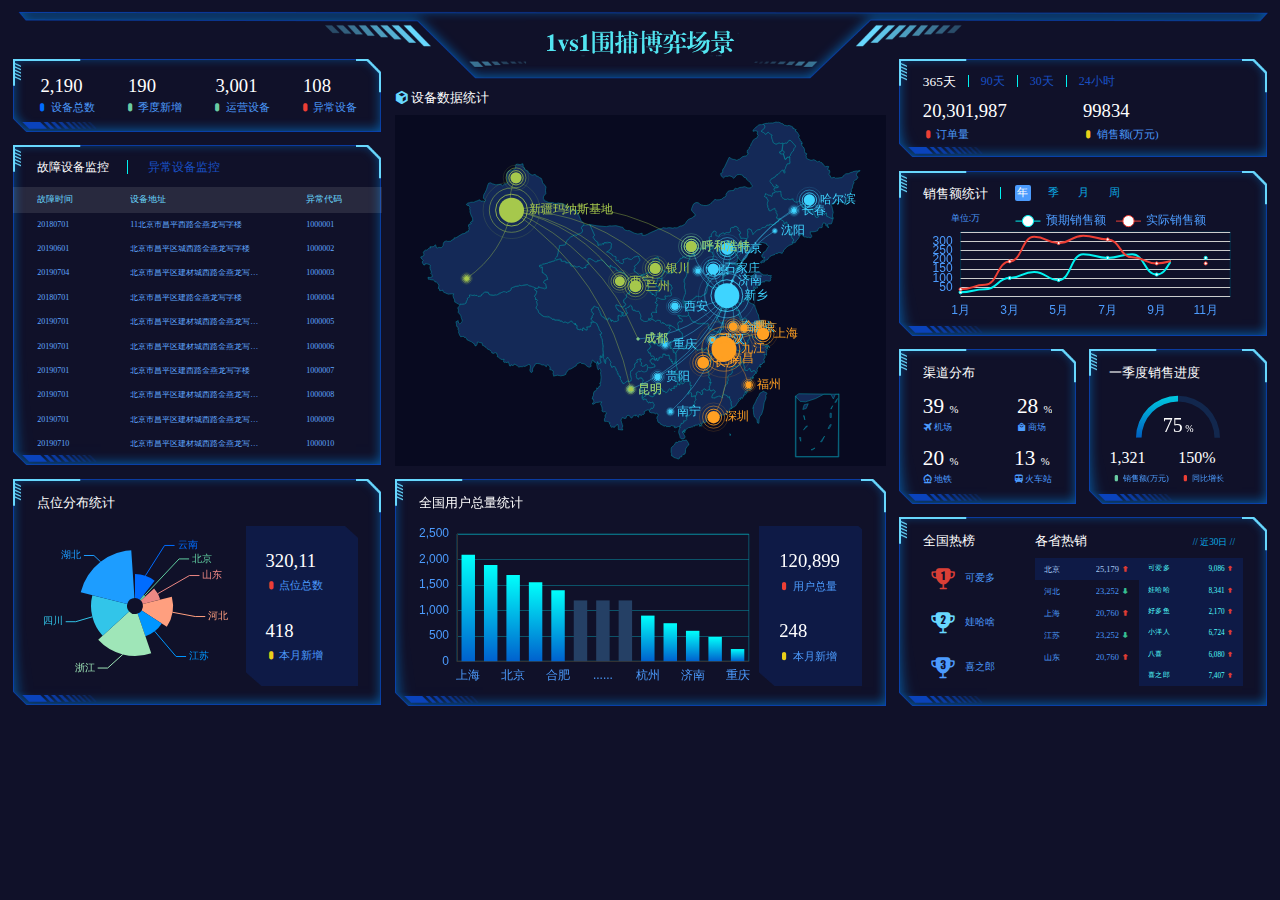
<file: env4.html>
<!DOCTYPE html>
<html lang="en">

<head>
    <meta charset="UTF-8">
    <meta name="viewport" content="width=device-width, initial-scale=1.0">
    <meta http-equiv="X-UA-Compatible" content="ie=edge">
    <title>地图数据可视化</title>

    <link rel="stylesheet" href="./css/env4.css">
    <link rel="stylesheet" href="./fonts/icomoon.css">
</head>

<body>
    <div class="viewport">
        <div class="column">
            <div class="overview panel">
                <div class="inner">
                    <div class="item">
                        <h4>2,190</h4>
                        <span>
                            <i class="icon-dot" style="color: #006cff"></i>
                            设备总数
                        </span>
                    </div>
                    <div class="item">
                        <h4>190</h4>
                        <span>
                            <i class="icon-dot" style="color: #6acca3"></i>
                            季度新增
                        </span>
                    </div>
                    <div class="item">
                        <h4>3,001</h4>
                        <span>
                            <i class="icon-dot" style="color: #6acca3"></i>
                            运营设备
                        </span>
                    </div>
                    <div class="item">
                        <h4>108</h4>
                        <span>
                            <i class="icon-dot" style="color: #ed3f35"></i>
                            异常设备
                        </span>
                    </div>
                </div>
            </div>
            <!--监控-->
            <div class="monitor panel">
                <div class="inner">
                    <div class="tabs">
                        <a href="javascript:;" data-index="0" class="active">故障设备监控</a>
                        <a href="javascript:;" data-index="1">异常设备监控</a>
                    </div>
                    <div class="content" style="display: block;">
                        <div class="head">
                            <span class="col">故障时间</span>
                            <span class="col">设备地址</span>
                            <span class="col">异常代码</span>
                        </div>
                        <div class="marquee-view">
                            <div class="marquee">
                                <div class="row">
                                    <span class="col">20180701</span>
                                    <span class="col">11北京市昌平西路金燕龙写字楼</span>
                                    <span class="col">1000001</span>
                                    <span class="icon-dot"></span>
                                </div>
                                <div class="row">
                                    <span class="col">20190601</span>
                                    <span class="col">北京市昌平区城西路金燕龙写字楼</span>
                                    <span class="col">1000002</span>
                                    <span class="icon-dot"></span>
                                </div>
                                <div class="row">
                                    <span class="col">20190704</span>
                                    <span class="col">北京市昌平区建材城西路金燕龙写字楼</span>
                                    <span class="col">1000003</span>
                                    <span class="icon-dot"></span>
                                </div>
                                <div class="row">
                                    <span class="col">20180701</span>
                                    <span class="col">北京市昌平区建路金燕龙写字楼</span>
                                    <span class="col">1000004</span>
                                    <span class="icon-dot"></span>
                                </div>
                                <div class="row">
                                    <span class="col">20190701</span>
                                    <span class="col">北京市昌平区建材城西路金燕龙写字楼</span>
                                    <span class="col">1000005</span>
                                    <span class="icon-dot"></span>
                                </div>
                                <div class="row">
                                    <span class="col">20190701</span>
                                    <span class="col">北京市昌平区建材城西路金燕龙写字楼</span>
                                    <span class="col">1000006</span>
                                    <span class="icon-dot"></span>
                                </div>
                                <div class="row">
                                    <span class="col">20190701</span>
                                    <span class="col">北京市昌平区建西路金燕龙写字楼</span>
                                    <span class="col">1000007</span>
                                    <span class="icon-dot"></span>
                                </div>
                                <div class="row">
                                    <span class="col">20190701</span>
                                    <span class="col">北京市昌平区建材城西路金燕龙写字楼</span>
                                    <span class="col">1000008</span>
                                    <span class="icon-dot"></span>
                                </div>
                                <div class="row">
                                    <span class="col">20190701</span>
                                    <span class="col">北京市昌平区建材城西路金燕龙写字楼</span>
                                    <span class="col">1000009</span>
                                    <span class="icon-dot"></span>
                                </div>
                                <div class="row">
                                    <span class="col">20190710</span>
                                    <span class="col">北京市昌平区建材城西路金燕龙写字楼</span>
                                    <span class="col">1000010</span>
                                    <span class="icon-dot"></span>
                                </div>
                            </div>
                        </div>
                    </div>
                    <div class="content">
                        <div class="head">
                            <span class="col">异常时间</span>
                            <span class="col">设备地址</span>
                            <span class="col">异常代码</span>
                        </div>
                        <div class="marquee-view">
                            <div class="marquee">
                                <div class="row">
                                    <span class="col">20190701</span>
                                    <span class="col">北京市昌平区建材城西路金燕龙写字楼</span>
                                    <span class="col">1000001</span>
                                    <span class="icon-dot"></span>
                                </div>
                                <div class="row">
                                    <span class="col">20190701</span>
                                    <span class="col">北京市昌平区建材城西路金燕龙写字楼</span>
                                    <span class="col">1000002</span>
                                    <span class="icon-dot"></span>
                                </div>
                                <div class="row">
                                    <span class="col">20190703</span>
                                    <span class="col">北京市昌平区建材城西路金燕龙写字楼</span>
                                    <span class="col">1000002</span>
                                    <span class="icon-dot"></span>
                                </div>
                                <div class="row">
                                    <span class="col">20190704</span>
                                    <span class="col">北京市昌平区建材城西路金燕龙写字楼</span>
                                    <span class="col">1000002</span>
                                    <span class="icon-dot"></span>
                                </div>
                                <div class="row">
                                    <span class="col">20190705</span>
                                    <span class="col">北京市昌平区建材城西路金燕龙写字楼</span>
                                    <span class="col">1000002</span>
                                    <span class="icon-dot"></span>
                                </div>
                                <div class="row">
                                    <span class="col">20190706</span>
                                    <span class="col">北京市昌平区建材城西路金燕龙写字楼</span>
                                    <span class="col">1000002</span>
                                    <span class="icon-dot"></span>
                                </div>
                                <div class="row">
                                    <span class="col">20190707</span>
                                    <span class="col">北京市昌平区建材城西路金燕龙写字楼</span>
                                    <span class="col">1000002</span>
                                    <span class="icon-dot"></span>
                                </div>
                                <div class="row">
                                    <span class="col">20190708</span>
                                    <span class="col">北京市昌平区建材城西路金燕龙写字楼</span>
                                    <span class="col">1000002</span>
                                    <span class="icon-dot"></span>
                                </div>
                                <div class="row">
                                    <span class="col">20190709</span>
                                    <span class="col">北京市昌平区建材城西路金燕龙写字楼</span>
                                    <span class="col">1000002</span>
                                    <span class="icon-dot"></span>
                                </div>
                                <div class="row">
                                    <span class="col">20190710</span>
                                    <span class="col">北京市昌平区建材城西路金燕龙写字楼</span>
                                    <span class="col">1000002</span>
                                    <span class="icon-dot"></span>
                                </div>
                            </div>
                        </div>
                    </div>
                </div>
            </div>
            <!--点位-->
            <div class="point panel">
                <div class="inner">
                    <h3>点位分布统计</h3>
                    <div class="chart">
                        <div class="pie"></div>
                        <div class="data">
                            <div class="item">
                                <h4>320,11</h4>
                                <span>
                                    <i class="icon-dot" style="color: #ed3f35"></i>
                                    点位总数
                                </span>
                            </div>
                            <div class="item">
                                <h4>418</h4>
                                <span>
                                    <i class="icon-dot" style="color: #eacf19"></i>
                                    本月新增
                                </span>
                            </div>
                        </div>
                    </div>
                </div>
            </div>
        </div>
        <div class="column">
            <!-- 地图 -->
            <div class="map">
                <h3>
                    <span class="icon-cube"></span>
                    设备数据统计
                </h3>
                <div class="chart">
                    <div class="geo"></div>
                </div>
            </div>
            <!-- 用户 -->
            <div class="users panel">
                <div class="inner">
                    <h3>全国用户总量统计</h3>
                    <div class="chart">
                        <div class="bar"></div>
                        <div class="data">
                            <div class="item">
                                <h4>120,899</h4>
                                <span>
                                    <i class="icon-dot" style="color: #ed3f35"></i>
                                    用户总量
                                </span>
                            </div>
                            <div class="item">
                                <h4>248</h4>
                                <span>
                                    <i class="icon-dot" style="color: #eacf19"></i>
                                    本月新增
                                </span>
                            </div>
                        </div>
                    </div>
                </div>
            </div>
        </div>
        <div class="column">
            <div class="order panel">
                <div class="inner">
                    <!-- 筛选 -->
                    <div class="filter">
                        <a href="javascript:;" data-key="day365" class="active">365天</a>
                        <a href="javascript:;" data-key="day90">90天</a>
                        <a href="javascript:;" data-key="day30">30天</a>
                        <a href="javascript:;" data-key="day1">24小时</a>
                    </div>
                    <!-- 数据 -->
                    <div class="data">
                        <div class="item">
                            <h4>20,301,987</h4>
                            <span>
                                <i class="icon-dot" style="color: #ed3f35;"></i>
                                订单量
                            </span>
                        </div>
                        <div class="item">
                            <h4>99834</h4>
                            <span>
                                <i class="icon-dot" style="color: #eacf19;"></i>
                                销售额(万元)
                            </span>
                        </div>
                    </div>
                </div>
            </div>
            <!-- 销售额 -->
            <div class="sales panel">
                <div class="inner">
                    <div class="caption">
                        <h3>销售额统计</h3>
                        <a href="javascript:;" class="active" data-type="year">年</a>
                        <a href="javascript:;" data-type="quarter">季</a>
                        <a href="javascript:;" data-type="month">月</a>
                        <a href="javascript:;" data-type="week">周</a>
                    </div>
                    <div class="chart">
                        <div class="label">单位:万</div>
                        <div class="line"></div>
                    </div>
                </div>
            </div>
            <!-- 渠道 季度 -->
            <div class="wrap">
                <div class="channel panel">
                    <div class="inner">
                        <h3>渠道分布</h3>
                        <div class="data">
                            <div class="item">
                                <h4>39 <small>%</small></h4>
                                <span>
                                    <i class="icon-plane"></i>
                                    机场
                                </span>
                            </div>
                            <div class="item">
                                <h4>28 <small>%</small></h4>
                                <span>
                                    <i class="icon-bag"></i>
                                    商场
                                </span>
                            </div>
                        </div>
                        <div class="data">
                            <div class="item">
                                <h4>20 <small>%</small></h4>
                                <span>
                                    <i class="icon-train"></i>
                                    地铁
                                </span>
                            </div>
                            <div class="item">
                                <h4>13 <small>%</small></h4>
                                <span>
                                    <i class="icon-bus"></i>
                                    火车站
                                </span>
                            </div>
                        </div>
                    </div>
                </div>
                <div class="quarter panel">
                    <div class="inner">
                        <h3>一季度销售进度</h3>
                        <div class="chart">
                            <div class="box">
                                <div class="gauge"></div>
                                <div class="label">75<small> %</small></div>
                            </div>
                            <div class="data">
                                <div class="item">
                                    <h4>1,321</h4>
                                    <span>
                                        <i class="icon-dot" style="color: #6acca3"></i>
                                        销售额(万元)
                                    </span>
                                </div>
                                <div class="item">
                                    <h4>150%</h4>
                                    <span>
                                        <i class="icon-dot" style="color: #ed3f35"></i>
                                        同比增长
                                    </span>
                                </div>
                            </div>
                        </div>
                    </div>
                </div>
            </div>
            <!-- 排行榜 -->
            <div class="top panel">
                <div class="inner">
                    <div class="all">
                        <h3>全国热榜</h3>
                        <ul>
                            <li>
                                <i class="icon-cup1" style="color: #d93f36;"></i>
                                可爱多
                            </li>
                            <li>
                                <i class="icon-cup2" style="color: #68d8fe;"></i>
                                娃哈啥
                            </li>
                            <li>
                                <i class="icon-cup3" style="color: #4c9bfd;"></i>
                                喜之郎
                            </li>
                        </ul>
                    </div>
                    <div class="province">
                        <h3>各省热销 <i class="date">// 近30日 //</i></h3>
                        <div class="data">
                            <ul class="sup">
                                <li>
                                    <span>北京</span>
                                    <span>25,179 <s class="icon-up"></s></span>
                                </li>
                                <li>
                                    <span>河北</span>
                                    <span>23,252 <s class="icon-down"></s></span>
                                </li>
                                <li>
                                    <span>上海</span>
                                    <span>20,760 <s class="icon-up"></s></span>
                                </li>
                                <li>
                                    <span>江苏</span>
                                    <span>23,252 <s class="icon-down"></s></span>
                                </li>
                                <li>
                                    <span>山东</span>
                                    <span>20,760 <s class="icon-up"></s></span>
                                </li>
                            </ul>
                            <ul class="sub">
                                <!-- <li><span>数据</span><span> 数据<s class="icon-up"></s></span></li> -->
                            </ul>
                        </div>
                    </div>
                </div>
            </div>
        </div>
    </div>
</body>

<script src="./js2/jquery.min.js"></script>
<script src="./js2/echarts.min.js"></script>
<script src="./js2/index.js"></script>

<script src="./js2/china.js"></script>
<script src="./js2/mymap.js"></script>

</html>
</file>
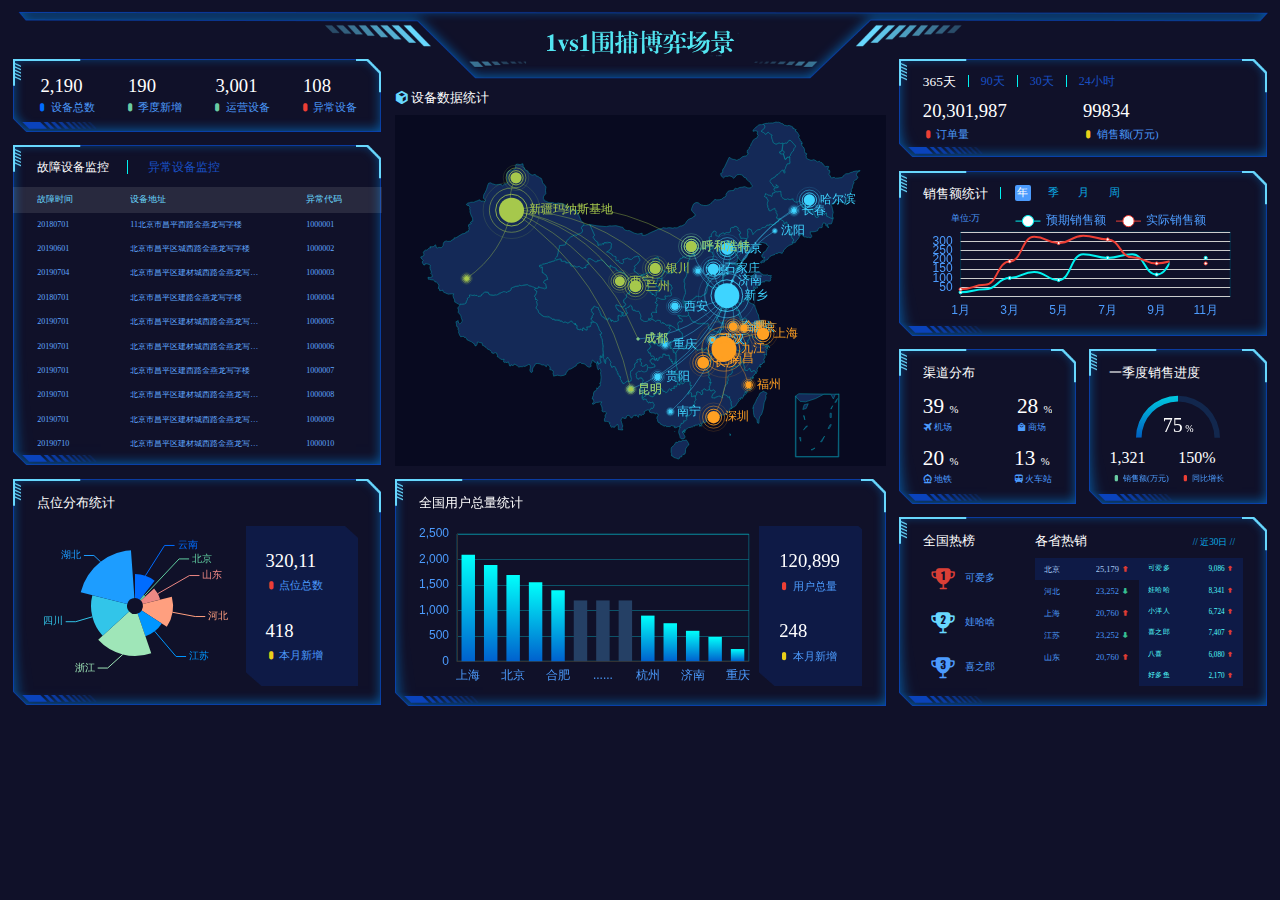
<file: env5.html>
<!DOCTYPE html>
<html lang="en">

<head>
    <meta charset="UTF-8">
    <meta name="viewport" content="width=device-width, initial-scale=1.0">
    <meta http-equiv="X-UA-Compatible" content="ie=edge">
    <title>地图数据可视化</title>

    <link rel="stylesheet" href="./css/env5.css">
    <link rel="stylesheet" href="./fonts/icomoon.css">
</head>

<body>
    <div class="viewport">
        <div class="column">
            <div class="overview panel">
                <div class="inner">
                    <div class="item">
                        <h4>2,190</h4>
                        <span>
                            <i class="icon-dot" style="color: #006cff"></i>
                            设备总数
                        </span>
                    </div>
                    <div class="item">
                        <h4>190</h4>
                        <span>
                            <i class="icon-dot" style="color: #6acca3"></i>
                            季度新增
                        </span>
                    </div>
                    <div class="item">
                        <h4>3,001</h4>
                        <span>
                            <i class="icon-dot" style="color: #6acca3"></i>
                            运营设备
                        </span>
                    </div>
                    <div class="item">
                        <h4>108</h4>
                        <span>
                            <i class="icon-dot" style="color: #ed3f35"></i>
                            异常设备
                        </span>
                    </div>
                </div>
            </div>
            <!--监控-->
            <div class="monitor panel">
                <div class="inner">
                    <div class="tabs">
                        <a href="javascript:;" data-index="0" class="active">故障设备监控</a>
                        <a href="javascript:;" data-index="1">异常设备监控</a>
                    </div>
                    <div class="content" style="display: block;">
                        <div class="head">
                            <span class="col">故障时间</span>
                            <span class="col">设备地址</span>
                            <span class="col">异常代码</span>
                        </div>
                        <div class="marquee-view">
                            <div class="marquee">
                                <div class="row">
                                    <span class="col">20180701</span>
                                    <span class="col">11北京市昌平西路金燕龙写字楼</span>
                                    <span class="col">1000001</span>
                                    <span class="icon-dot"></span>
                                </div>
                                <div class="row">
                                    <span class="col">20190601</span>
                                    <span class="col">北京市昌平区城西路金燕龙写字楼</span>
                                    <span class="col">1000002</span>
                                    <span class="icon-dot"></span>
                                </div>
                                <div class="row">
                                    <span class="col">20190704</span>
                                    <span class="col">北京市昌平区建材城西路金燕龙写字楼</span>
                                    <span class="col">1000003</span>
                                    <span class="icon-dot"></span>
                                </div>
                                <div class="row">
                                    <span class="col">20180701</span>
                                    <span class="col">北京市昌平区建路金燕龙写字楼</span>
                                    <span class="col">1000004</span>
                                    <span class="icon-dot"></span>
                                </div>
                                <div class="row">
                                    <span class="col">20190701</span>
                                    <span class="col">北京市昌平区建材城西路金燕龙写字楼</span>
                                    <span class="col">1000005</span>
                                    <span class="icon-dot"></span>
                                </div>
                                <div class="row">
                                    <span class="col">20190701</span>
                                    <span class="col">北京市昌平区建材城西路金燕龙写字楼</span>
                                    <span class="col">1000006</span>
                                    <span class="icon-dot"></span>
                                </div>
                                <div class="row">
                                    <span class="col">20190701</span>
                                    <span class="col">北京市昌平区建西路金燕龙写字楼</span>
                                    <span class="col">1000007</span>
                                    <span class="icon-dot"></span>
                                </div>
                                <div class="row">
                                    <span class="col">20190701</span>
                                    <span class="col">北京市昌平区建材城西路金燕龙写字楼</span>
                                    <span class="col">1000008</span>
                                    <span class="icon-dot"></span>
                                </div>
                                <div class="row">
                                    <span class="col">20190701</span>
                                    <span class="col">北京市昌平区建材城西路金燕龙写字楼</span>
                                    <span class="col">1000009</span>
                                    <span class="icon-dot"></span>
                                </div>
                                <div class="row">
                                    <span class="col">20190710</span>
                                    <span class="col">北京市昌平区建材城西路金燕龙写字楼</span>
                                    <span class="col">1000010</span>
                                    <span class="icon-dot"></span>
                                </div>
                            </div>
                        </div>
                    </div>
                    <div class="content">
                        <div class="head">
                            <span class="col">异常时间</span>
                            <span class="col">设备地址</span>
                            <span class="col">异常代码</span>
                        </div>
                        <div class="marquee-view">
                            <div class="marquee">
                                <div class="row">
                                    <span class="col">20190701</span>
                                    <span class="col">北京市昌平区建材城西路金燕龙写字楼</span>
                                    <span class="col">1000001</span>
                                    <span class="icon-dot"></span>
                                </div>
                                <div class="row">
                                    <span class="col">20190701</span>
                                    <span class="col">北京市昌平区建材城西路金燕龙写字楼</span>
                                    <span class="col">1000002</span>
                                    <span class="icon-dot"></span>
                                </div>
                                <div class="row">
                                    <span class="col">20190703</span>
                                    <span class="col">北京市昌平区建材城西路金燕龙写字楼</span>
                                    <span class="col">1000002</span>
                                    <span class="icon-dot"></span>
                                </div>
                                <div class="row">
                                    <span class="col">20190704</span>
                                    <span class="col">北京市昌平区建材城西路金燕龙写字楼</span>
                                    <span class="col">1000002</span>
                                    <span class="icon-dot"></span>
                                </div>
                                <div class="row">
                                    <span class="col">20190705</span>
                                    <span class="col">北京市昌平区建材城西路金燕龙写字楼</span>
                                    <span class="col">1000002</span>
                                    <span class="icon-dot"></span>
                                </div>
                                <div class="row">
                                    <span class="col">20190706</span>
                                    <span class="col">北京市昌平区建材城西路金燕龙写字楼</span>
                                    <span class="col">1000002</span>
                                    <span class="icon-dot"></span>
                                </div>
                                <div class="row">
                                    <span class="col">20190707</span>
                                    <span class="col">北京市昌平区建材城西路金燕龙写字楼</span>
                                    <span class="col">1000002</span>
                                    <span class="icon-dot"></span>
                                </div>
                                <div class="row">
                                    <span class="col">20190708</span>
                                    <span class="col">北京市昌平区建材城西路金燕龙写字楼</span>
                                    <span class="col">1000002</span>
                                    <span class="icon-dot"></span>
                                </div>
                                <div class="row">
                                    <span class="col">20190709</span>
                                    <span class="col">北京市昌平区建材城西路金燕龙写字楼</span>
                                    <span class="col">1000002</span>
                                    <span class="icon-dot"></span>
                                </div>
                                <div class="row">
                                    <span class="col">20190710</span>
                                    <span class="col">北京市昌平区建材城西路金燕龙写字楼</span>
                                    <span class="col">1000002</span>
                                    <span class="icon-dot"></span>
                                </div>
                            </div>
                        </div>
                    </div>
                </div>
            </div>
            <!--点位-->
            <div class="point panel">
                <div class="inner">
                    <h3>点位分布统计</h3>
                    <div class="chart">
                        <div class="pie"></div>
                        <div class="data">
                            <div class="item">
                                <h4>320,11</h4>
                                <span>
                                    <i class="icon-dot" style="color: #ed3f35"></i>
                                    点位总数
                                </span>
                            </div>
                            <div class="item">
                                <h4>418</h4>
                                <span>
                                    <i class="icon-dot" style="color: #eacf19"></i>
                                    本月新增
                                </span>
                            </div>
                        </div>
                    </div>
                </div>
            </div>
        </div>
        <div class="column">
            <!-- 地图 -->
            <div class="map">
                <h3>
                    <span class="icon-cube"></span>
                    设备数据统计
                </h3>
                <div class="chart">
                    <div class="geo"></div>
                </div>
            </div>
            <!-- 用户 -->
            <div class="users panel">
                <div class="inner">
                    <h3>全国用户总量统计</h3>
                    <div class="chart">
                        <div class="bar"></div>
                        <div class="data">
                            <div class="item">
                                <h4>120,899</h4>
                                <span>
                                    <i class="icon-dot" style="color: #ed3f35"></i>
                                    用户总量
                                </span>
                            </div>
                            <div class="item">
                                <h4>248</h4>
                                <span>
                                    <i class="icon-dot" style="color: #eacf19"></i>
                                    本月新增
                                </span>
                            </div>
                        </div>
                    </div>
                </div>
            </div>
        </div>
        <div class="column">
            <div class="order panel">
                <div class="inner">
                    <!-- 筛选 -->
                    <div class="filter">
                        <a href="javascript:;" data-key="day365" class="active">365天</a>
                        <a href="javascript:;" data-key="day90">90天</a>
                        <a href="javascript:;" data-key="day30">30天</a>
                        <a href="javascript:;" data-key="day1">24小时</a>
                    </div>
                    <!-- 数据 -->
                    <div class="data">
                        <div class="item">
                            <h4>20,301,987</h4>
                            <span>
                                <i class="icon-dot" style="color: #ed3f35;"></i>
                                订单量
                            </span>
                        </div>
                        <div class="item">
                            <h4>99834</h4>
                            <span>
                                <i class="icon-dot" style="color: #eacf19;"></i>
                                销售额(万元)
                            </span>
                        </div>
                    </div>
                </div>
            </div>
            <!-- 销售额 -->
            <div class="sales panel">
                <div class="inner">
                    <div class="caption">
                        <h3>销售额统计</h3>
                        <a href="javascript:;" class="active" data-type="year">年</a>
                        <a href="javascript:;" data-type="quarter">季</a>
                        <a href="javascript:;" data-type="month">月</a>
                        <a href="javascript:;" data-type="week">周</a>
                    </div>
                    <div class="chart">
                        <div class="label">单位:万</div>
                        <div class="line"></div>
                    </div>
                </div>
            </div>
            <!-- 渠道 季度 -->
            <div class="wrap">
                <div class="channel panel">
                    <div class="inner">
                        <h3>渠道分布</h3>
                        <div class="data">
                            <div class="item">
                                <h4>39 <small>%</small></h4>
                                <span>
                                    <i class="icon-plane"></i>
                                    机场
                                </span>
                            </div>
                            <div class="item">
                                <h4>28 <small>%</small></h4>
                                <span>
                                    <i class="icon-bag"></i>
                                    商场
                                </span>
                            </div>
                        </div>
                        <div class="data">
                            <div class="item">
                                <h4>20 <small>%</small></h4>
                                <span>
                                    <i class="icon-train"></i>
                                    地铁
                                </span>
                            </div>
                            <div class="item">
                                <h4>13 <small>%</small></h4>
                                <span>
                                    <i class="icon-bus"></i>
                                    火车站
                                </span>
                            </div>
                        </div>
                    </div>
                </div>
                <div class="quarter panel">
                    <div class="inner">
                        <h3>一季度销售进度</h3>
                        <div class="chart">
                            <div class="box">
                                <div class="gauge"></div>
                                <div class="label">75<small> %</small></div>
                            </div>
                            <div class="data">
                                <div class="item">
                                    <h4>1,321</h4>
                                    <span>
                                        <i class="icon-dot" style="color: #6acca3"></i>
                                        销售额(万元)
                                    </span>
                                </div>
                                <div class="item">
                                    <h4>150%</h4>
                                    <span>
                                        <i class="icon-dot" style="color: #ed3f35"></i>
                                        同比增长
                                    </span>
                                </div>
                            </div>
                        </div>
                    </div>
                </div>
            </div>
            <!-- 排行榜 -->
            <div class="top panel">
                <div class="inner">
                    <div class="all">
                        <h3>全国热榜</h3>
                        <ul>
                            <li>
                                <i class="icon-cup1" style="color: #d93f36;"></i>
                                可爱多
                            </li>
                            <li>
                                <i class="icon-cup2" style="color: #68d8fe;"></i>
                                娃哈啥
                            </li>
                            <li>
                                <i class="icon-cup3" style="color: #4c9bfd;"></i>
                                喜之郎
                            </li>
                        </ul>
                    </div>
                    <div class="province">
                        <h3>各省热销 <i class="date">// 近30日 //</i></h3>
                        <div class="data">
                            <ul class="sup">
                                <li>
                                    <span>北京</span>
                                    <span>25,179 <s class="icon-up"></s></span>
                                </li>
                                <li>
                                    <span>河北</span>
                                    <span>23,252 <s class="icon-down"></s></span>
                                </li>
                                <li>
                                    <span>上海</span>
                                    <span>20,760 <s class="icon-up"></s></span>
                                </li>
                                <li>
                                    <span>江苏</span>
                                    <span>23,252 <s class="icon-down"></s></span>
                                </li>
                                <li>
                                    <span>山东</span>
                                    <span>20,760 <s class="icon-up"></s></span>
                                </li>
                            </ul>
                            <ul class="sub">
                                <!-- <li><span>数据</span><span> 数据<s class="icon-up"></s></span></li> -->
                            </ul>
                        </div>
                    </div>
                </div>
            </div>
        </div>
    </div>
</body>

<script src="./js2/jquery.min.js"></script>
<script src="./js2/echarts.min.js"></script>
<script src="./js2/index.js"></script>

<script src="./js2/china.js"></script>
<script src="./js2/mymap.js"></script>

</html>
</file>
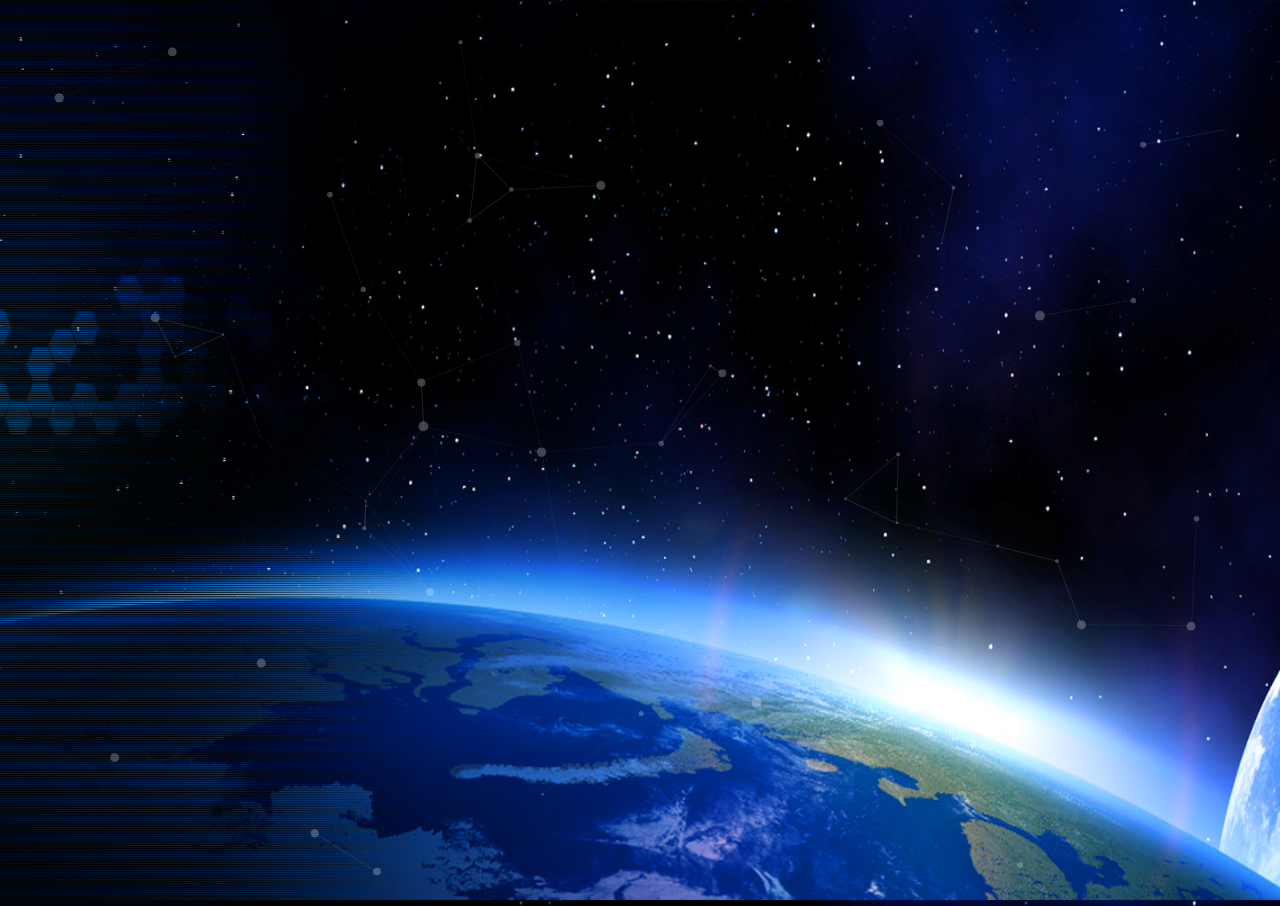
<file: login.html>
﻿
<!DOCTYPE html>
<html>
<head>
<meta http-equiv="Content-Type" content="text/html; charset=utf-8" />
<meta name="viewport" content="initial-scale=1.0, user-scalable=no, width=device-width">
<title>卫星集群博弈决策与协同控制平台登陆</title>
<link rel="stylesheet" type="text/css" href="css/reset.css" />
<link rel="stylesheet" type="text/css" href="css/scanboardLogin.css" />
<link rel="stylesheet" type="text/css" href="css/animsition.css" />
</head>
<body>
	<div class="wp animsition">
		<div class="boardLogin">
			<a href="#" class="logo">
				<img src="images/图片10.png">
			</a>
			<form>
				<div class="inpGroup">
					<span class="loginIco1"></span>
					<input type="text" name="" placeholder="请输入您的用户名">
				</div>
				<div class="prompt">
					<p class="error">用户名错误或不存在</p>
				</div>
				
				<div class="inpGroup">
					<span class="loginIco2"></span>
					<input type="password" name="" placeholder="请输入您的密码">
				</div>
				<div class="prompt">
					<p class="success">输入正确</p>
				</div>
				
				<!-- <button class="submit">登录</button> -->
				<a href="index.html" class="animsition-link submit">登录</a>
			</form>
		</div>
	</div>
	<div id="particles-js"></div>
</body>
<script type="text/javascript" src="js/jquery.min.js"></script>
<script type="text/javascript" src="js/jquery.animsition.js"></script>
<script src="js/particles.min.js"></script>
<script src="js/app.js"></script>
<script type="text/javascript">
	$(".animsition").animsition({
	    inClass               :   'fade-in',
	    outClass              :   'fade-out',
	    inDuration            :    800,
	    outDuration           :    1000,
	    linkElement           :   '.animsition-link',

	    loading               :    false,
	    loadingParentElement  :   'body',
	    loadingClass          :   'animsition-loading',
	    unSupportCss          : [ 'animation-duration',
	                              '-webkit-animation-duration',
	                              '-o-animation-duration'
	                            ],
	

	    overlay               :   false,
	    
	    overlayClass          :   'animsition-overlay-slide',
	    overlayParentElement  :   'body'
  	});
</script>
</html>
</file>
<file: css/env1.css>
body{
    line-height: 1.15;
    font-size: 0.5rem;
    margin: 0;
    padding: 0;
    background-repeat: no-repeat;
    background-position: 0 0 / cover;
    background-color: #101129;
}
*{
    margin: 0;
    padding: 0;
    font-weight: normal;
}
ul{
    list-style: none;
}
a{
    text-decoration: none;
}
.viewport {
    /* 限定大小 */
    min-width: 1024px;
    max-width: 1920px;
    min-height: 780px;
    margin: 0 auto;
    background: url(../images/env1.png) no-repeat 0 0 / contain;
    display: flex;
    padding: 3.667rem 0.833rem 0;
}
.column{
    flex: 3;
    position: relative;
}
.column:nth-child(2){
    flex: 4;
    margin: 1.333rem 0.833rem 0;
}
.panel {
    /* 边框 */
    box-sizing: border-box;
    border: 2px solid red;
    border-image: url(../images/border.png) 51 38 21 132;
    border-width: 2.125rem 1.583rem 0.875rem 5.5rem;
    position: relative;
    margin-bottom: 0.833rem;
}
.panel .inner {
    /* 装内容 */
    /* height: 60px; */
    position: absolute;
    top: -2.125rem;
    right: -1.583rem;
    bottom: -0.875rem;
    left: -5.5rem;
    padding: 1rem 1.5rem;
}
.panel h3{
    font-size: 0.833rem;
    color: #fff;
}
/* 概览区域 */
.overview{
    height: 4.583rem;
  }
  .overview .inner{
    display: flex;
    justify-content: space-between;
  }
  .overview h4{
    font-size: 1.167rem;
    padding-left: 0.2rem;
    color: #fff;
    margin-bottom: 0.333rem
  }
  .overview span{
    font-size: 0.667rem;
    color: #4c9bfd;
}
/* 监控 */
.monitor{
	height: 20rem;
  }
  .monitor .inner{
	padding: 1rem 0;
	display: flex;
	flex-direction: column;
  }
  .monitor .tabs{
	padding: 0 1.5rem;
	margin-bottom: 0.75rem;
  }
  .monitor .tabs a{
	color: #1950c4;
	font-size: 0.75rem;
	padding: 0 1.125rem;
  }
  
  .monitor .tabs a:first-child{
	border-right: 0.083rem solid #00f2f1;
	padding-left: 0;
  }
  
  .monitor .tabs a.active{
	color: #fff;
  }
  .monitor .content{
	flex: 1;
	display: none;
	position: relative;
  }
  .monitor .head{
	background: rgba(255, 255, 255, 0.1);
	font-size: 0.583rem;
	padding: 0.5rem 1.5rem;
	color: #68d8fe;
	display: flex;
	justify-content: space-between;
	line-height: 1.05;
  }
  .monitor .col:nth-child(1) {
	width: 3.2rem;
  }
  .monitor .col:nth-child(2) {
	width: 8.4rem;
	/* 不换行  一行省略*/
	white-space: nowrap;
	overflow: hidden;
	text-overflow: ellipsis;
  }
  .monitor .col:nth-child(3) {
	width: 3.2rem;
  }
  .monitor .marquee-view{
  position: absolute;
  top: 1.6rem;
  bottom: 0; 
  width: 100%; 
  overflow: hidden;
}

.monitor .row{
  line-height: 1.05;
  padding: 0.5rem 1.5rem;
  color: #61a8ff;
  font-size: 0.5rem;
  position: relative;
  display: flex;
  justify-content: space-between;
}
.monitor .row:hover{
  color:#68d8ff;
  background: rgba(255, 255, 255, 0.1);
}
.monitor .row:hover .icon-dot{
  opacity: 1;
}

.monitor .icon-dot{
  position: absolute;
  left: 0.64rem;
  opacity: 0;
}
.monitor .marquee-view{
	position: absolute;
	top: 1.6rem;
	bottom: 0; 
	width: 100%; 
	overflow: hidden;
  }
  
  .monitor .row{
	line-height: 1.05;
	padding: 0.5rem 1.5rem;
	color: #61a8ff;
	font-size: 0.5rem;
	position: relative; 
	display: flex;
	justify-content: space-between;
  }
  .monitor .row:hover{
	color:#68d8ff;
	background: rgba(255, 255, 255, 0.1);
  }
  .monitor .row:hover .icon-dot{
	opacity: 1;
  }
  
  .monitor .icon-dot{
	position: absolute;
	left: 0.64rem;
	opacity: 0;
}
/* ------------------------------------------------------------动画 */
@keyframes row{
  0%{}
  100%{
    transform: translateY(-50%);
  }
}
/* 调用动画 */
.monitor .marquee {
  /* //infinite永久调用动画 */
  animation: row  10s linear infinite;
}
/*鼠标划入 停止动画  */
.monitor .marquee:hover {
  animation-play-state: paused;
}
/* 点位 */
.point {
  height: 14.167rem;
}
.point .chart {
  display: flex;
  margin-top: 1rem;
  justify-content: space-between;
}
.point .pie {
  width: 13rem;
  height: 10rem;
  margin-left: -0.4rem;
}
.point .data {
  display: flex;
  flex-direction: column;
  justify-content: space-between;
  width: 7rem;
  padding: 1.5rem 1.25rem;
  box-sizing: border-box;
  background-image: url(../images/rect.png);
  background-size: cover;
}
.point h4 {
  margin-bottom: 0.5rem;
  font-size: 1.167rem;
  color: #fff;
}
.point span {
  display: block;
  color: #4c9bfd;
  font-size: 0.667rem;
}
/* 地图  */
.map {
  height: 24.1rem;
  margin-bottom: 0.833rem;
  display: flex;
  flex-direction: column;
}
.map h3 {
  line-height: 1;
  padding: 0.667rem 0;
  margin: 0;
  font-size: 0.833rem;
  color: #fff;
}
.map .icon-cube {
  color: #68d8fe;
}
.map .chart {
  flex: 1;
  background-color: rgba(255, 255, 255, 0.05);
}
.map .geo {
  width: 100%;
  height: 100%;
}
/* 用户模块 */
.users {
  height: 14.167rem;
  display: flex;
}
.users .chart {
  display: flex;
  margin-top: 1rem;
}
.users .bar {
  width: 24.5rem;
  height: 10rem;
}
.users .data {
  display: flex;
  flex-direction: column;
  justify-content: space-between;
  width: 7rem;
  padding: 1.5rem 1.25rem;
  box-sizing: border-box;
  background-image: url(../images/rect.png);
  background-size: cover;
}
.users h4 {
  margin-bottom: 0.5rem;
  font-size: 1.167rem;
  color: #fff;
}
.users span {
  display: block;
  color: #4c9bfd;
  font-size: 0.667rem;
}
/* 订单 */
.order {
  height: 6.167rem;
}
.order .filter {
  display: flex;
}
.order .filter a {
  display: block;
  height: 0.75rem;
  line-height: 1;
  padding: 0 0.75rem;
  color: #1950c4;
  font-size: 0.75rem;
  border-right: 0.083rem solid #00f2f1;
}
.order .filter a:first-child {
  padding-left: 0;
}
.order .filter a:last-child {
  border-right: none;
}
.order .filter a.active {
  color: #fff;
  font-size: 0.833rem;
}
.order .data {
  display: flex;
  margin-top: 0.833rem;
}
.order .item {
  width: 50%;
}
.order h4 {
  font-size: 1.167rem;
  color: #fff;
  margin-bottom: 0.417rem;
}
.order span {
  display: block;
  color: #4c9bfd;
  font-size: 0.667rem;
}
/* 销售区域 */
.sales {
  height: 10.333rem;
}
.sales .caption {
  display: flex;
  line-height: 1;
}
.sales h3 {
  height: 0.75rem;
  padding-right: 0.75rem;
  border-right: 0.083rem solid #00f2f1;
}
.sales a {
  padding: 0.167rem;
  font-size: 0.667rem;
  margin: -0.125rem 0 0 0.875rem;
  border-radius: 0.125rem;
  color: #0bace6;
}
.sales a.active {
  background-color: #4c9bfd;
  color: #fff;
}
.sales .inner {
  display: flex;
  flex-direction: column;
}
.sales .chart {
  flex: 1;
  padding-top: 0.6rem;
  position: relative;
}
.sales .label {
  position: absolute;
  left: 1.75rem;
  top: 0.75rem;
  color: #4996f5;
  font-size: 0.583rem;
}
.sales .line {
  width: 100%;
  height: 100%;
}
/* 渠道区块 */
.wrap {
  display: flex;
}
.channel,
.quarter {
  flex: 1;
  height: 9.667rem;
}
.channel {
  margin-right: 0.833rem;
}
.channel .data {
  overflow: hidden;
}
.channel .item {
  margin-top: 0.85rem;
}
.channel .item:first-child {
  float: left;
}
.channel .item:last-child {
  float: right;
}
.channel h4 {
  color: #fff;
  font-size: 1.333rem;
  margin-bottom: 0.2rem;
}
.channel small {
  font-size: 50%;
}
.channel span {
  display: block;
  color: #4c9bfd;
  font-size: 0.583rem;
}
/* 季度区块 */
.quarter .inner {
  display: flex;
  flex-direction: column;
  margin: 0 -0.25rem;
}
.quarter .chart {
  flex: 1;
  padding-top: 0.75rem;
}
.quarter .box {
  position: relative;
}
.quarter .label {
  transform: translate(-50%, -30%);
  color: #fff;
  font-size: 1.25rem;
  position: absolute;
  left: 50%;
  top: 50%;
}
.quarter .label small {
  font-size: 50%;
}
.quarter .gauge {
  height: 3.5rem;
}
.quarter .data {
  display: flex;
  justify-content: space-between;
}
.quarter .item {
  width: 50%;
}
.quarter h4 {
  color: #fff;
  font-size: 1rem;
  margin-bottom: 0.4rem;
}
.quarter span {
  display: block;
  width: 100%;
  white-space: nowrap;
  text-overflow: ellipsis;
  overflow: hidden;
  color: #4c9bfd;
  font-size: 0.583rem;
}
/* 排行榜 */
.top {
  height: 11.8rem;
}
.top .inner {
  display: flex;
}
.top .all {
  display: flex;
  flex-direction: column;
  width: 7rem;
  color: #4c9bfd;
  font-size: 0.6rem;
  vertical-align: middle;
}
.top .all ul {
  padding-left: 0.5rem;
  margin-top: 0.5rem;
  flex: 1;
  display: flex;
  flex-direction: column;
  justify-content: space-around;
}
.top .all li {
  overflow: hidden;
}
.top .all [class^="icon-"] {
  font-size: 1.5rem;
  vertical-align: middle;
  margin-right: 0.5rem;
}
.top .province {
  flex: 1;
  display: flex;
  flex-direction: column;
  color: #fff;
}
.top .province i {
  padding: 0 0.5rem;
  margin-top: 0.208rem;
  float: right;
  font-style: normal;
  font-size: 0.583rem;
  color: #0bace6;
}
.top .province s {
  display: inline-block;
  transform: scale(0.8);
  text-decoration: none;
}
.top .province .icon-up {
  color: #dc3c33;
}
.top .province .icon-down {
  color: #36be90;
}
.top .province .data {
  flex: 1;
  display: flex;
  margin-top: 0.6rem;
}
.top .province ul {
  flex: 1;
  line-height: 1;
  margin-bottom: 0.25rem;
}
.top .province ul li {
  display: flex;
  justify-content: space-between;
}
.top .province ul span {
  display: block;
  overflow: hidden;
  white-space: nowrap;
  text-overflow: ellipsis;
}
.top .province ul.sup {
  font-size: 0.583rem;
}
.top .province ul.sup li {
  color: #4995f4;
  padding: 0.5rem;
}
.top .province ul.sup li.active {
  color: #a3c6f2;
  background-color: rgba(10, 67, 188, 0.2);
}
.top .province ul.sub {
  display: flex;
  flex-direction: column;
  justify-content: space-around;
  font-size: 0.5rem;
  background-color: rgba(10, 67, 188, 0.2);
}
.top .province ul.sub li {
  color: #52ffff;
  padding: 0.417rem 0.6rem;
}
.clock {
  position: absolute;
  top: -1.5rem;
  right: 1.667rem;
  font-size: 0.833rem;
  color: #0bace6;
}
.clock i {
  margin-right: 5px;
  font-size: 0.833rem;
}
@media screen and (max-width: 1600px) {
  .top span {
    transform: scale(0.9);
  }
  .top .province ul.sup li {
    padding: 0.4rem 0.5rem;
  }
  .top .province ul.sub li {
    padding: 0.23rem 0.5rem;
  }
  .quarter span {
    transform: scale(0.9);
  }
}
</file>
<file: fonts/icomoon.css>
@font-face {
  font-family: 'icomoon';
  src:  url('icomoon.eot');
  src:  url('icomoon.eot#iefix') format('embedded-opentype'),
    url('icomoon.ttf') format('truetype'),
    url('icomoon.woff') format('woff'),
    url('icomoon.svg#icomoon') format('svg');
  font-weight: normal;
  font-style: normal;
}

[class^="icon-"], [class*=" icon-"] {
  /* use !important to prevent issues with browser extensions that change fonts */
  font-family: 'icomoon' !important;
  speak: none;
  font-style: normal;
  font-weight: normal;
  font-variant: normal;
  text-transform: none;
  line-height: 1;

  /* Better Font Rendering =========== */
  -webkit-font-smoothing: antialiased;
  -moz-osx-font-smoothing: grayscale;
}

.icon-dot:before {
  content: "\e900";
}
.icon-cup1:before {
  content: "\e901";
}
.icon-cup2:before {
  content: "\e902";
}
.icon-cup3:before {
  content: "\e903";
}
.icon-clock:before {
  content: "\e904";
}
.icon-down:before {
  content: "\e905";
}
.icon-cube:before {
  content: "\e906";
}
.icon-plane:before {
  content: "\e907";
}
.icon-train:before {
  content: "\e908";
}
.icon-bus:before {
  content: "\e909";
}
.icon-bag:before {
  content: "\e90a";
}
.icon-up:before {
  content: "\e90b";
}
</file>
<file: css/env2.css>
body{
    line-height: 1.15;
    font-size: 0.5rem;
    margin: 0;
    padding: 0;
    background-repeat: no-repeat;
    background-position: 0 0 / cover;
    background-color: #101129;
}
*{
    margin: 0;
    padding: 0;
    font-weight: normal;
}
ul{
    list-style: none;
}
a{
    text-decoration: none;
}
.viewport {
    /* 限定大小 */
    min-width: 1024px;
    max-width: 1920px;
    min-height: 780px;
    margin: 0 auto;
    background: url(../images/env1.png) no-repeat 0 0 / contain;
    display: flex;
    padding: 3.667rem 0.833rem 0;
}
.column{
    flex: 3;
    position: relative;
}
.column:nth-child(2){
    flex: 4;
    margin: 1.333rem 0.833rem 0;
}
.panel {
    /* 边框 */
    box-sizing: border-box;
    border: 2px solid red;
    border-image: url(../images/border.png) 51 38 21 132;
    border-width: 2.125rem 1.583rem 0.875rem 5.5rem;
    position: relative;
    margin-bottom: 0.833rem;
}
.panel .inner {
    /* 装内容 */
    /* height: 60px; */
    position: absolute;
    top: -2.125rem;
    right: -1.583rem;
    bottom: -0.875rem;
    left: -5.5rem;
    padding: 1rem 1.5rem;
}
.panel h3{
    font-size: 0.833rem;
    color: #fff;
}
/* 概览区域 */
.overview{
    height: 4.583rem;
  }
  .overview .inner{
    display: flex;
    justify-content: space-between;
  }
  .overview h4{
    font-size: 1.167rem;
    padding-left: 0.2rem;
    color: #fff;
    margin-bottom: 0.333rem
  }
  .overview span{
    font-size: 0.667rem;
    color: #4c9bfd;
}
/* 监控 */
.monitor{
	height: 20rem;
  }
  .monitor .inner{
	padding: 1rem 0;
	display: flex;
	flex-direction: column;
  }
  .monitor .tabs{
	padding: 0 1.5rem;
	margin-bottom: 0.75rem;
  }
  .monitor .tabs a{
	color: #1950c4;
	font-size: 0.75rem;
	padding: 0 1.125rem;
  }
  
  .monitor .tabs a:first-child{
	border-right: 0.083rem solid #00f2f1;
	padding-left: 0;
  }
  
  .monitor .tabs a.active{
	color: #fff;
  }
  .monitor .content{
	flex: 1;
	display: none;
	position: relative;
  }
  .monitor .head{
	background: rgba(255, 255, 255, 0.1);
	font-size: 0.583rem;
	padding: 0.5rem 1.5rem;
	color: #68d8fe;
	display: flex;
	justify-content: space-between;
	line-height: 1.05;
  }
  .monitor .col:nth-child(1) {
	width: 3.2rem;
  }
  .monitor .col:nth-child(2) {
	width: 8.4rem;
	/* 不换行  一行省略*/
	white-space: nowrap;
	overflow: hidden;
	text-overflow: ellipsis;
  }
  .monitor .col:nth-child(3) {
	width: 3.2rem;
  }
  .monitor .marquee-view{
  position: absolute;
  top: 1.6rem;
  bottom: 0; 
  width: 100%; 
  overflow: hidden;
}

.monitor .row{
  line-height: 1.05;
  padding: 0.5rem 1.5rem;
  color: #61a8ff;
  font-size: 0.5rem;
  position: relative;
  display: flex;
  justify-content: space-between;
}
.monitor .row:hover{
  color:#68d8ff;
  background: rgba(255, 255, 255, 0.1);
}
.monitor .row:hover .icon-dot{
  opacity: 1;
}

.monitor .icon-dot{
  position: absolute;
  left: 0.64rem;
  opacity: 0;
}
.monitor .marquee-view{
	position: absolute;
	top: 1.6rem;
	bottom: 0; 
	width: 100%; 
	overflow: hidden;
  }
  
  .monitor .row{
	line-height: 1.05;
	padding: 0.5rem 1.5rem;
	color: #61a8ff;
	font-size: 0.5rem;
	position: relative; 
	display: flex;
	justify-content: space-between;
  }
  .monitor .row:hover{
	color:#68d8ff;
	background: rgba(255, 255, 255, 0.1);
  }
  .monitor .row:hover .icon-dot{
	opacity: 1;
  }
  
  .monitor .icon-dot{
	position: absolute;
	left: 0.64rem;
	opacity: 0;
}
/* ------------------------------------------------------------动画 */
@keyframes row{
  0%{}
  100%{
    transform: translateY(-50%);
  }
}
/* 调用动画 */
.monitor .marquee {
  /* //infinite永久调用动画 */
  animation: row  10s linear infinite;
}
/*鼠标划入 停止动画  */
.monitor .marquee:hover {
  animation-play-state: paused;
}
/* 点位 */
.point {
  height: 14.167rem;
}
.point .chart {
  display: flex;
  margin-top: 1rem;
  justify-content: space-between;
}
.point .pie {
  width: 13rem;
  height: 10rem;
  margin-left: -0.4rem;
}
.point .data {
  display: flex;
  flex-direction: column;
  justify-content: space-between;
  width: 7rem;
  padding: 1.5rem 1.25rem;
  box-sizing: border-box;
  background-image: url(../images/rect.png);
  background-size: cover;
}
.point h4 {
  margin-bottom: 0.5rem;
  font-size: 1.167rem;
  color: #fff;
}
.point span {
  display: block;
  color: #4c9bfd;
  font-size: 0.667rem;
}
/* 地图  */
.map {
  height: 24.1rem;
  margin-bottom: 0.833rem;
  display: flex;
  flex-direction: column;
}
.map h3 {
  line-height: 1;
  padding: 0.667rem 0;
  margin: 0;
  font-size: 0.833rem;
  color: #fff;
}
.map .icon-cube {
  color: #68d8fe;
}
.map .chart {
  flex: 1;
  background-color: rgba(255, 255, 255, 0.05);
}
.map .geo {
  width: 100%;
  height: 100%;
}
/* 用户模块 */
.users {
  height: 14.167rem;
  display: flex;
}
.users .chart {
  display: flex;
  margin-top: 1rem;
}
.users .bar {
  width: 24.5rem;
  height: 10rem;
}
.users .data {
  display: flex;
  flex-direction: column;
  justify-content: space-between;
  width: 7rem;
  padding: 1.5rem 1.25rem;
  box-sizing: border-box;
  background-image: url(../images/rect.png);
  background-size: cover;
}
.users h4 {
  margin-bottom: 0.5rem;
  font-size: 1.167rem;
  color: #fff;
}
.users span {
  display: block;
  color: #4c9bfd;
  font-size: 0.667rem;
}
/* 订单 */
.order {
  height: 6.167rem;
}
.order .filter {
  display: flex;
}
.order .filter a {
  display: block;
  height: 0.75rem;
  line-height: 1;
  padding: 0 0.75rem;
  color: #1950c4;
  font-size: 0.75rem;
  border-right: 0.083rem solid #00f2f1;
}
.order .filter a:first-child {
  padding-left: 0;
}
.order .filter a:last-child {
  border-right: none;
}
.order .filter a.active {
  color: #fff;
  font-size: 0.833rem;
}
.order .data {
  display: flex;
  margin-top: 0.833rem;
}
.order .item {
  width: 50%;
}
.order h4 {
  font-size: 1.167rem;
  color: #fff;
  margin-bottom: 0.417rem;
}
.order span {
  display: block;
  color: #4c9bfd;
  font-size: 0.667rem;
}
/* 销售区域 */
.sales {
  height: 10.333rem;
}
.sales .caption {
  display: flex;
  line-height: 1;
}
.sales h3 {
  height: 0.75rem;
  padding-right: 0.75rem;
  border-right: 0.083rem solid #00f2f1;
}
.sales a {
  padding: 0.167rem;
  font-size: 0.667rem;
  margin: -0.125rem 0 0 0.875rem;
  border-radius: 0.125rem;
  color: #0bace6;
}
.sales a.active {
  background-color: #4c9bfd;
  color: #fff;
}
.sales .inner {
  display: flex;
  flex-direction: column;
}
.sales .chart {
  flex: 1;
  padding-top: 0.6rem;
  position: relative;
}
.sales .label {
  position: absolute;
  left: 1.75rem;
  top: 0.75rem;
  color: #4996f5;
  font-size: 0.583rem;
}
.sales .line {
  width: 100%;
  height: 100%;
}
/* 渠道区块 */
.wrap {
  display: flex;
}
.channel,
.quarter {
  flex: 1;
  height: 9.667rem;
}
.channel {
  margin-right: 0.833rem;
}
.channel .data {
  overflow: hidden;
}
.channel .item {
  margin-top: 0.85rem;
}
.channel .item:first-child {
  float: left;
}
.channel .item:last-child {
  float: right;
}
.channel h4 {
  color: #fff;
  font-size: 1.333rem;
  margin-bottom: 0.2rem;
}
.channel small {
  font-size: 50%;
}
.channel span {
  display: block;
  color: #4c9bfd;
  font-size: 0.583rem;
}
/* 季度区块 */
.quarter .inner {
  display: flex;
  flex-direction: column;
  margin: 0 -0.25rem;
}
.quarter .chart {
  flex: 1;
  padding-top: 0.75rem;
}
.quarter .box {
  position: relative;
}
.quarter .label {
  transform: translate(-50%, -30%);
  color: #fff;
  font-size: 1.25rem;
  position: absolute;
  left: 50%;
  top: 50%;
}
.quarter .label small {
  font-size: 50%;
}
.quarter .gauge {
  height: 3.5rem;
}
.quarter .data {
  display: flex;
  justify-content: space-between;
}
.quarter .item {
  width: 50%;
}
.quarter h4 {
  color: #fff;
  font-size: 1rem;
  margin-bottom: 0.4rem;
}
.quarter span {
  display: block;
  width: 100%;
  white-space: nowrap;
  text-overflow: ellipsis;
  overflow: hidden;
  color: #4c9bfd;
  font-size: 0.583rem;
}
/* 排行榜 */
.top {
  height: 11.8rem;
}
.top .inner {
  display: flex;
}
.top .all {
  display: flex;
  flex-direction: column;
  width: 7rem;
  color: #4c9bfd;
  font-size: 0.6rem;
  vertical-align: middle;
}
.top .all ul {
  padding-left: 0.5rem;
  margin-top: 0.5rem;
  flex: 1;
  display: flex;
  flex-direction: column;
  justify-content: space-around;
}
.top .all li {
  overflow: hidden;
}
.top .all [class^="icon-"] {
  font-size: 1.5rem;
  vertical-align: middle;
  margin-right: 0.5rem;
}
.top .province {
  flex: 1;
  display: flex;
  flex-direction: column;
  color: #fff;
}
.top .province i {
  padding: 0 0.5rem;
  margin-top: 0.208rem;
  float: right;
  font-style: normal;
  font-size: 0.583rem;
  color: #0bace6;
}
.top .province s {
  display: inline-block;
  transform: scale(0.8);
  text-decoration: none;
}
.top .province .icon-up {
  color: #dc3c33;
}
.top .province .icon-down {
  color: #36be90;
}
.top .province .data {
  flex: 1;
  display: flex;
  margin-top: 0.6rem;
}
.top .province ul {
  flex: 1;
  line-height: 1;
  margin-bottom: 0.25rem;
}
.top .province ul li {
  display: flex;
  justify-content: space-between;
}
.top .province ul span {
  display: block;
  overflow: hidden;
  white-space: nowrap;
  text-overflow: ellipsis;
}
.top .province ul.sup {
  font-size: 0.583rem;
}
.top .province ul.sup li {
  color: #4995f4;
  padding: 0.5rem;
}
.top .province ul.sup li.active {
  color: #a3c6f2;
  background-color: rgba(10, 67, 188, 0.2);
}
.top .province ul.sub {
  display: flex;
  flex-direction: column;
  justify-content: space-around;
  font-size: 0.5rem;
  background-color: rgba(10, 67, 188, 0.2);
}
.top .province ul.sub li {
  color: #52ffff;
  padding: 0.417rem 0.6rem;
}
.clock {
  position: absolute;
  top: -1.5rem;
  right: 1.667rem;
  font-size: 0.833rem;
  color: #0bace6;
}
.clock i {
  margin-right: 5px;
  font-size: 0.833rem;
}
@media screen and (max-width: 1600px) {
  .top span {
    transform: scale(0.9);
  }
  .top .province ul.sup li {
    padding: 0.4rem 0.5rem;
  }
  .top .province ul.sub li {
    padding: 0.23rem 0.5rem;
  }
  .quarter span {
    transform: scale(0.9);
  }
}
</file>
<file: css/env3.css>
body{
    line-height: 1.15;
    font-size: 0.5rem;
    margin: 0;
    padding: 0;
    background-repeat: no-repeat;
    background-position: 0 0 / cover;
    background-color: #101129;
}
*{
    margin: 0;
    padding: 0;
    font-weight: normal;
}
ul{
    list-style: none;
}
a{
    text-decoration: none;
}
.viewport {
    /* 限定大小 */
    min-width: 1024px;
    max-width: 1920px;
    min-height: 780px;
    margin: 0 auto;
    background: url(../images/env1.png) no-repeat 0 0 / contain;
    display: flex;
    padding: 3.667rem 0.833rem 0;
}
.column{
    flex: 3;
    position: relative;
}
.column:nth-child(2){
    flex: 4;
    margin: 1.333rem 0.833rem 0;
}
.panel {
    /* 边框 */
    box-sizing: border-box;
    border: 2px solid red;
    border-image: url(../images/border.png) 51 38 21 132;
    border-width: 2.125rem 1.583rem 0.875rem 5.5rem;
    position: relative;
    margin-bottom: 0.833rem;
}
.panel .inner {
    /* 装内容 */
    /* height: 60px; */
    position: absolute;
    top: -2.125rem;
    right: -1.583rem;
    bottom: -0.875rem;
    left: -5.5rem;
    padding: 1rem 1.5rem;
}
.panel h3{
    font-size: 0.833rem;
    color: #fff;
}
/* 概览区域 */
.overview{
    height: 4.583rem;
  }
  .overview .inner{
    display: flex;
    justify-content: space-between;
  }
  .overview h4{
    font-size: 1.167rem;
    padding-left: 0.2rem;
    color: #fff;
    margin-bottom: 0.333rem
  }
  .overview span{
    font-size: 0.667rem;
    color: #4c9bfd;
}
/* 监控 */
.monitor{
	height: 20rem;
  }
  .monitor .inner{
	padding: 1rem 0;
	display: flex;
	flex-direction: column;
  }
  .monitor .tabs{
	padding: 0 1.5rem;
	margin-bottom: 0.75rem;
  }
  .monitor .tabs a{
	color: #1950c4;
	font-size: 0.75rem;
	padding: 0 1.125rem;
  }
  
  .monitor .tabs a:first-child{
	border-right: 0.083rem solid #00f2f1;
	padding-left: 0;
  }
  
  .monitor .tabs a.active{
	color: #fff;
  }
  .monitor .content{
	flex: 1;
	display: none;
	position: relative;
  }
  .monitor .head{
	background: rgba(255, 255, 255, 0.1);
	font-size: 0.583rem;
	padding: 0.5rem 1.5rem;
	color: #68d8fe;
	display: flex;
	justify-content: space-between;
	line-height: 1.05;
  }
  .monitor .col:nth-child(1) {
	width: 3.2rem;
  }
  .monitor .col:nth-child(2) {
	width: 8.4rem;
	/* 不换行  一行省略*/
	white-space: nowrap;
	overflow: hidden;
	text-overflow: ellipsis;
  }
  .monitor .col:nth-child(3) {
	width: 3.2rem;
  }
  .monitor .marquee-view{
  position: absolute;
  top: 1.6rem;
  bottom: 0; 
  width: 100%; 
  overflow: hidden;
}

.monitor .row{
  line-height: 1.05;
  padding: 0.5rem 1.5rem;
  color: #61a8ff;
  font-size: 0.5rem;
  position: relative;
  display: flex;
  justify-content: space-between;
}
.monitor .row:hover{
  color:#68d8ff;
  background: rgba(255, 255, 255, 0.1);
}
.monitor .row:hover .icon-dot{
  opacity: 1;
}

.monitor .icon-dot{
  position: absolute;
  left: 0.64rem;
  opacity: 0;
}
.monitor .marquee-view{
	position: absolute;
	top: 1.6rem;
	bottom: 0; 
	width: 100%; 
	overflow: hidden;
  }
  
  .monitor .row{
	line-height: 1.05;
	padding: 0.5rem 1.5rem;
	color: #61a8ff;
	font-size: 0.5rem;
	position: relative; 
	display: flex;
	justify-content: space-between;
  }
  .monitor .row:hover{
	color:#68d8ff;
	background: rgba(255, 255, 255, 0.1);
  }
  .monitor .row:hover .icon-dot{
	opacity: 1;
  }
  
  .monitor .icon-dot{
	position: absolute;
	left: 0.64rem;
	opacity: 0;
}
/* ------------------------------------------------------------动画 */
@keyframes row{
  0%{}
  100%{
    transform: translateY(-50%);
  }
}
/* 调用动画 */
.monitor .marquee {
  /* //infinite永久调用动画 */
  animation: row  10s linear infinite;
}
/*鼠标划入 停止动画  */
.monitor .marquee:hover {
  animation-play-state: paused;
}
/* 点位 */
.point {
  height: 14.167rem;
}
.point .chart {
  display: flex;
  margin-top: 1rem;
  justify-content: space-between;
}
.point .pie {
  width: 13rem;
  height: 10rem;
  margin-left: -0.4rem;
}
.point .data {
  display: flex;
  flex-direction: column;
  justify-content: space-between;
  width: 7rem;
  padding: 1.5rem 1.25rem;
  box-sizing: border-box;
  background-image: url(../images/rect.png);
  background-size: cover;
}
.point h4 {
  margin-bottom: 0.5rem;
  font-size: 1.167rem;
  color: #fff;
}
.point span {
  display: block;
  color: #4c9bfd;
  font-size: 0.667rem;
}
/* 地图  */
.map {
  height: 24.1rem;
  margin-bottom: 0.833rem;
  display: flex;
  flex-direction: column;
}
.map h3 {
  line-height: 1;
  padding: 0.667rem 0;
  margin: 0;
  font-size: 0.833rem;
  color: #fff;
}
.map .icon-cube {
  color: #68d8fe;
}
.map .chart {
  flex: 1;
  background-color: rgba(255, 255, 255, 0.05);
}
.map .geo {
  width: 100%;
  height: 100%;
}
/* 用户模块 */
.users {
  height: 14.167rem;
  display: flex;
}
.users .chart {
  display: flex;
  margin-top: 1rem;
}
.users .bar {
  width: 24.5rem;
  height: 10rem;
}
.users .data {
  display: flex;
  flex-direction: column;
  justify-content: space-between;
  width: 7rem;
  padding: 1.5rem 1.25rem;
  box-sizing: border-box;
  background-image: url(../images/rect.png);
  background-size: cover;
}
.users h4 {
  margin-bottom: 0.5rem;
  font-size: 1.167rem;
  color: #fff;
}
.users span {
  display: block;
  color: #4c9bfd;
  font-size: 0.667rem;
}
/* 订单 */
.order {
  height: 6.167rem;
}
.order .filter {
  display: flex;
}
.order .filter a {
  display: block;
  height: 0.75rem;
  line-height: 1;
  padding: 0 0.75rem;
  color: #1950c4;
  font-size: 0.75rem;
  border-right: 0.083rem solid #00f2f1;
}
.order .filter a:first-child {
  padding-left: 0;
}
.order .filter a:last-child {
  border-right: none;
}
.order .filter a.active {
  color: #fff;
  font-size: 0.833rem;
}
.order .data {
  display: flex;
  margin-top: 0.833rem;
}
.order .item {
  width: 50%;
}
.order h4 {
  font-size: 1.167rem;
  color: #fff;
  margin-bottom: 0.417rem;
}
.order span {
  display: block;
  color: #4c9bfd;
  font-size: 0.667rem;
}
/* 销售区域 */
.sales {
  height: 10.333rem;
}
.sales .caption {
  display: flex;
  line-height: 1;
}
.sales h3 {
  height: 0.75rem;
  padding-right: 0.75rem;
  border-right: 0.083rem solid #00f2f1;
}
.sales a {
  padding: 0.167rem;
  font-size: 0.667rem;
  margin: -0.125rem 0 0 0.875rem;
  border-radius: 0.125rem;
  color: #0bace6;
}
.sales a.active {
  background-color: #4c9bfd;
  color: #fff;
}
.sales .inner {
  display: flex;
  flex-direction: column;
}
.sales .chart {
  flex: 1;
  padding-top: 0.6rem;
  position: relative;
}
.sales .label {
  position: absolute;
  left: 1.75rem;
  top: 0.75rem;
  color: #4996f5;
  font-size: 0.583rem;
}
.sales .line {
  width: 100%;
  height: 100%;
}
/* 渠道区块 */
.wrap {
  display: flex;
}
.channel,
.quarter {
  flex: 1;
  height: 9.667rem;
}
.channel {
  margin-right: 0.833rem;
}
.channel .data {
  overflow: hidden;
}
.channel .item {
  margin-top: 0.85rem;
}
.channel .item:first-child {
  float: left;
}
.channel .item:last-child {
  float: right;
}
.channel h4 {
  color: #fff;
  font-size: 1.333rem;
  margin-bottom: 0.2rem;
}
.channel small {
  font-size: 50%;
}
.channel span {
  display: block;
  color: #4c9bfd;
  font-size: 0.583rem;
}
/* 季度区块 */
.quarter .inner {
  display: flex;
  flex-direction: column;
  margin: 0 -0.25rem;
}
.quarter .chart {
  flex: 1;
  padding-top: 0.75rem;
}
.quarter .box {
  position: relative;
}
.quarter .label {
  transform: translate(-50%, -30%);
  color: #fff;
  font-size: 1.25rem;
  position: absolute;
  left: 50%;
  top: 50%;
}
.quarter .label small {
  font-size: 50%;
}
.quarter .gauge {
  height: 3.5rem;
}
.quarter .data {
  display: flex;
  justify-content: space-between;
}
.quarter .item {
  width: 50%;
}
.quarter h4 {
  color: #fff;
  font-size: 1rem;
  margin-bottom: 0.4rem;
}
.quarter span {
  display: block;
  width: 100%;
  white-space: nowrap;
  text-overflow: ellipsis;
  overflow: hidden;
  color: #4c9bfd;
  font-size: 0.583rem;
}
/* 排行榜 */
.top {
  height: 11.8rem;
}
.top .inner {
  display: flex;
}
.top .all {
  display: flex;
  flex-direction: column;
  width: 7rem;
  color: #4c9bfd;
  font-size: 0.6rem;
  vertical-align: middle;
}
.top .all ul {
  padding-left: 0.5rem;
  margin-top: 0.5rem;
  flex: 1;
  display: flex;
  flex-direction: column;
  justify-content: space-around;
}
.top .all li {
  overflow: hidden;
}
.top .all [class^="icon-"] {
  font-size: 1.5rem;
  vertical-align: middle;
  margin-right: 0.5rem;
}
.top .province {
  flex: 1;
  display: flex;
  flex-direction: column;
  color: #fff;
}
.top .province i {
  padding: 0 0.5rem;
  margin-top: 0.208rem;
  float: right;
  font-style: normal;
  font-size: 0.583rem;
  color: #0bace6;
}
.top .province s {
  display: inline-block;
  transform: scale(0.8);
  text-decoration: none;
}
.top .province .icon-up {
  color: #dc3c33;
}
.top .province .icon-down {
  color: #36be90;
}
.top .province .data {
  flex: 1;
  display: flex;
  margin-top: 0.6rem;
}
.top .province ul {
  flex: 1;
  line-height: 1;
  margin-bottom: 0.25rem;
}
.top .province ul li {
  display: flex;
  justify-content: space-between;
}
.top .province ul span {
  display: block;
  overflow: hidden;
  white-space: nowrap;
  text-overflow: ellipsis;
}
.top .province ul.sup {
  font-size: 0.583rem;
}
.top .province ul.sup li {
  color: #4995f4;
  padding: 0.5rem;
}
.top .province ul.sup li.active {
  color: #a3c6f2;
  background-color: rgba(10, 67, 188, 0.2);
}
.top .province ul.sub {
  display: flex;
  flex-direction: column;
  justify-content: space-around;
  font-size: 0.5rem;
  background-color: rgba(10, 67, 188, 0.2);
}
.top .province ul.sub li {
  color: #52ffff;
  padding: 0.417rem 0.6rem;
}
.clock {
  position: absolute;
  top: -1.5rem;
  right: 1.667rem;
  font-size: 0.833rem;
  color: #0bace6;
}
.clock i {
  margin-right: 5px;
  font-size: 0.833rem;
}
@media screen and (max-width: 1600px) {
  .top span {
    transform: scale(0.9);
  }
  .top .province ul.sup li {
    padding: 0.4rem 0.5rem;
  }
  .top .province ul.sub li {
    padding: 0.23rem 0.5rem;
  }
  .quarter span {
    transform: scale(0.9);
  }
}
</file>
<file: css/env4.css>
body{
    line-height: 1.15;
    font-size: 0.5rem;
    margin: 0;
    padding: 0;
    background-repeat: no-repeat;
    background-position: 0 0 / cover;
    background-color: #101129;
}
*{
    margin: 0;
    padding: 0;
    font-weight: normal;
}
ul{
    list-style: none;
}
a{
    text-decoration: none;
}
.viewport {
    /* 限定大小 */
    min-width: 1024px;
    max-width: 1920px;
    min-height: 780px;
    margin: 0 auto;
    background: url(../images/env1.png) no-repeat 0 0 / contain;
    display: flex;
    padding: 3.667rem 0.833rem 0;
}
.column{
    flex: 3;
    position: relative;
}
.column:nth-child(2){
    flex: 4;
    margin: 1.333rem 0.833rem 0;
}
.panel {
    /* 边框 */
    box-sizing: border-box;
    border: 2px solid red;
    border-image: url(../images/border.png) 51 38 21 132;
    border-width: 2.125rem 1.583rem 0.875rem 5.5rem;
    position: relative;
    margin-bottom: 0.833rem;
}
.panel .inner {
    /* 装内容 */
    /* height: 60px; */
    position: absolute;
    top: -2.125rem;
    right: -1.583rem;
    bottom: -0.875rem;
    left: -5.5rem;
    padding: 1rem 1.5rem;
}
.panel h3{
    font-size: 0.833rem;
    color: #fff;
}
/* 概览区域 */
.overview{
    height: 4.583rem;
  }
  .overview .inner{
    display: flex;
    justify-content: space-between;
  }
  .overview h4{
    font-size: 1.167rem;
    padding-left: 0.2rem;
    color: #fff;
    margin-bottom: 0.333rem
  }
  .overview span{
    font-size: 0.667rem;
    color: #4c9bfd;
}
/* 监控 */
.monitor{
	height: 20rem;
  }
  .monitor .inner{
	padding: 1rem 0;
	display: flex;
	flex-direction: column;
  }
  .monitor .tabs{
	padding: 0 1.5rem;
	margin-bottom: 0.75rem;
  }
  .monitor .tabs a{
	color: #1950c4;
	font-size: 0.75rem;
	padding: 0 1.125rem;
  }
  
  .monitor .tabs a:first-child{
	border-right: 0.083rem solid #00f2f1;
	padding-left: 0;
  }
  
  .monitor .tabs a.active{
	color: #fff;
  }
  .monitor .content{
	flex: 1;
	display: none;
	position: relative;
  }
  .monitor .head{
	background: rgba(255, 255, 255, 0.1);
	font-size: 0.583rem;
	padding: 0.5rem 1.5rem;
	color: #68d8fe;
	display: flex;
	justify-content: space-between;
	line-height: 1.05;
  }
  .monitor .col:nth-child(1) {
	width: 3.2rem;
  }
  .monitor .col:nth-child(2) {
	width: 8.4rem;
	/* 不换行  一行省略*/
	white-space: nowrap;
	overflow: hidden;
	text-overflow: ellipsis;
  }
  .monitor .col:nth-child(3) {
	width: 3.2rem;
  }
  .monitor .marquee-view{
  position: absolute;
  top: 1.6rem;
  bottom: 0; 
  width: 100%; 
  overflow: hidden;
}

.monitor .row{
  line-height: 1.05;
  padding: 0.5rem 1.5rem;
  color: #61a8ff;
  font-size: 0.5rem;
  position: relative;
  display: flex;
  justify-content: space-between;
}
.monitor .row:hover{
  color:#68d8ff;
  background: rgba(255, 255, 255, 0.1);
}
.monitor .row:hover .icon-dot{
  opacity: 1;
}

.monitor .icon-dot{
  position: absolute;
  left: 0.64rem;
  opacity: 0;
}
.monitor .marquee-view{
	position: absolute;
	top: 1.6rem;
	bottom: 0; 
	width: 100%; 
	overflow: hidden;
  }
  
  .monitor .row{
	line-height: 1.05;
	padding: 0.5rem 1.5rem;
	color: #61a8ff;
	font-size: 0.5rem;
	position: relative; 
	display: flex;
	justify-content: space-between;
  }
  .monitor .row:hover{
	color:#68d8ff;
	background: rgba(255, 255, 255, 0.1);
  }
  .monitor .row:hover .icon-dot{
	opacity: 1;
  }
  
  .monitor .icon-dot{
	position: absolute;
	left: 0.64rem;
	opacity: 0;
}
/* ------------------------------------------------------------动画 */
@keyframes row{
  0%{}
  100%{
    transform: translateY(-50%);
  }
}
/* 调用动画 */
.monitor .marquee {
  /* //infinite永久调用动画 */
  animation: row  10s linear infinite;
}
/*鼠标划入 停止动画  */
.monitor .marquee:hover {
  animation-play-state: paused;
}
/* 点位 */
.point {
  height: 14.167rem;
}
.point .chart {
  display: flex;
  margin-top: 1rem;
  justify-content: space-between;
}
.point .pie {
  width: 13rem;
  height: 10rem;
  margin-left: -0.4rem;
}
.point .data {
  display: flex;
  flex-direction: column;
  justify-content: space-between;
  width: 7rem;
  padding: 1.5rem 1.25rem;
  box-sizing: border-box;
  background-image: url(../images/rect.png);
  background-size: cover;
}
.point h4 {
  margin-bottom: 0.5rem;
  font-size: 1.167rem;
  color: #fff;
}
.point span {
  display: block;
  color: #4c9bfd;
  font-size: 0.667rem;
}
/* 地图  */
.map {
  height: 24.1rem;
  margin-bottom: 0.833rem;
  display: flex;
  flex-direction: column;
}
.map h3 {
  line-height: 1;
  padding: 0.667rem 0;
  margin: 0;
  font-size: 0.833rem;
  color: #fff;
}
.map .icon-cube {
  color: #68d8fe;
}
.map .chart {
  flex: 1;
  background-color: rgba(255, 255, 255, 0.05);
}
.map .geo {
  width: 100%;
  height: 100%;
}
/* 用户模块 */
.users {
  height: 14.167rem;
  display: flex;
}
.users .chart {
  display: flex;
  margin-top: 1rem;
}
.users .bar {
  width: 24.5rem;
  height: 10rem;
}
.users .data {
  display: flex;
  flex-direction: column;
  justify-content: space-between;
  width: 7rem;
  padding: 1.5rem 1.25rem;
  box-sizing: border-box;
  background-image: url(../images/rect.png);
  background-size: cover;
}
.users h4 {
  margin-bottom: 0.5rem;
  font-size: 1.167rem;
  color: #fff;
}
.users span {
  display: block;
  color: #4c9bfd;
  font-size: 0.667rem;
}
/* 订单 */
.order {
  height: 6.167rem;
}
.order .filter {
  display: flex;
}
.order .filter a {
  display: block;
  height: 0.75rem;
  line-height: 1;
  padding: 0 0.75rem;
  color: #1950c4;
  font-size: 0.75rem;
  border-right: 0.083rem solid #00f2f1;
}
.order .filter a:first-child {
  padding-left: 0;
}
.order .filter a:last-child {
  border-right: none;
}
.order .filter a.active {
  color: #fff;
  font-size: 0.833rem;
}
.order .data {
  display: flex;
  margin-top: 0.833rem;
}
.order .item {
  width: 50%;
}
.order h4 {
  font-size: 1.167rem;
  color: #fff;
  margin-bottom: 0.417rem;
}
.order span {
  display: block;
  color: #4c9bfd;
  font-size: 0.667rem;
}
/* 销售区域 */
.sales {
  height: 10.333rem;
}
.sales .caption {
  display: flex;
  line-height: 1;
}
.sales h3 {
  height: 0.75rem;
  padding-right: 0.75rem;
  border-right: 0.083rem solid #00f2f1;
}
.sales a {
  padding: 0.167rem;
  font-size: 0.667rem;
  margin: -0.125rem 0 0 0.875rem;
  border-radius: 0.125rem;
  color: #0bace6;
}
.sales a.active {
  background-color: #4c9bfd;
  color: #fff;
}
.sales .inner {
  display: flex;
  flex-direction: column;
}
.sales .chart {
  flex: 1;
  padding-top: 0.6rem;
  position: relative;
}
.sales .label {
  position: absolute;
  left: 1.75rem;
  top: 0.75rem;
  color: #4996f5;
  font-size: 0.583rem;
}
.sales .line {
  width: 100%;
  height: 100%;
}
/* 渠道区块 */
.wrap {
  display: flex;
}
.channel,
.quarter {
  flex: 1;
  height: 9.667rem;
}
.channel {
  margin-right: 0.833rem;
}
.channel .data {
  overflow: hidden;
}
.channel .item {
  margin-top: 0.85rem;
}
.channel .item:first-child {
  float: left;
}
.channel .item:last-child {
  float: right;
}
.channel h4 {
  color: #fff;
  font-size: 1.333rem;
  margin-bottom: 0.2rem;
}
.channel small {
  font-size: 50%;
}
.channel span {
  display: block;
  color: #4c9bfd;
  font-size: 0.583rem;
}
/* 季度区块 */
.quarter .inner {
  display: flex;
  flex-direction: column;
  margin: 0 -0.25rem;
}
.quarter .chart {
  flex: 1;
  padding-top: 0.75rem;
}
.quarter .box {
  position: relative;
}
.quarter .label {
  transform: translate(-50%, -30%);
  color: #fff;
  font-size: 1.25rem;
  position: absolute;
  left: 50%;
  top: 50%;
}
.quarter .label small {
  font-size: 50%;
}
.quarter .gauge {
  height: 3.5rem;
}
.quarter .data {
  display: flex;
  justify-content: space-between;
}
.quarter .item {
  width: 50%;
}
.quarter h4 {
  color: #fff;
  font-size: 1rem;
  margin-bottom: 0.4rem;
}
.quarter span {
  display: block;
  width: 100%;
  white-space: nowrap;
  text-overflow: ellipsis;
  overflow: hidden;
  color: #4c9bfd;
  font-size: 0.583rem;
}
/* 排行榜 */
.top {
  height: 11.8rem;
}
.top .inner {
  display: flex;
}
.top .all {
  display: flex;
  flex-direction: column;
  width: 7rem;
  color: #4c9bfd;
  font-size: 0.6rem;
  vertical-align: middle;
}
.top .all ul {
  padding-left: 0.5rem;
  margin-top: 0.5rem;
  flex: 1;
  display: flex;
  flex-direction: column;
  justify-content: space-around;
}
.top .all li {
  overflow: hidden;
}
.top .all [class^="icon-"] {
  font-size: 1.5rem;
  vertical-align: middle;
  margin-right: 0.5rem;
}
.top .province {
  flex: 1;
  display: flex;
  flex-direction: column;
  color: #fff;
}
.top .province i {
  padding: 0 0.5rem;
  margin-top: 0.208rem;
  float: right;
  font-style: normal;
  font-size: 0.583rem;
  color: #0bace6;
}
.top .province s {
  display: inline-block;
  transform: scale(0.8);
  text-decoration: none;
}
.top .province .icon-up {
  color: #dc3c33;
}
.top .province .icon-down {
  color: #36be90;
}
.top .province .data {
  flex: 1;
  display: flex;
  margin-top: 0.6rem;
}
.top .province ul {
  flex: 1;
  line-height: 1;
  margin-bottom: 0.25rem;
}
.top .province ul li {
  display: flex;
  justify-content: space-between;
}
.top .province ul span {
  display: block;
  overflow: hidden;
  white-space: nowrap;
  text-overflow: ellipsis;
}
.top .province ul.sup {
  font-size: 0.583rem;
}
.top .province ul.sup li {
  color: #4995f4;
  padding: 0.5rem;
}
.top .province ul.sup li.active {
  color: #a3c6f2;
  background-color: rgba(10, 67, 188, 0.2);
}
.top .province ul.sub {
  display: flex;
  flex-direction: column;
  justify-content: space-around;
  font-size: 0.5rem;
  background-color: rgba(10, 67, 188, 0.2);
}
.top .province ul.sub li {
  color: #52ffff;
  padding: 0.417rem 0.6rem;
}
.clock {
  position: absolute;
  top: -1.5rem;
  right: 1.667rem;
  font-size: 0.833rem;
  color: #0bace6;
}
.clock i {
  margin-right: 5px;
  font-size: 0.833rem;
}
@media screen and (max-width: 1600px) {
  .top span {
    transform: scale(0.9);
  }
  .top .province ul.sup li {
    padding: 0.4rem 0.5rem;
  }
  .top .province ul.sub li {
    padding: 0.23rem 0.5rem;
  }
  .quarter span {
    transform: scale(0.9);
  }
}
</file>
<file: css/env5.css>
body{
    line-height: 1.15;
    font-size: 0.5rem;
    margin: 0;
    padding: 0;
    background-repeat: no-repeat;
    background-position: 0 0 / cover;
    background-color: #101129;
}
*{
    margin: 0;
    padding: 0;
    font-weight: normal;
}
ul{
    list-style: none;
}
a{
    text-decoration: none;
}
.viewport {
    /* 限定大小 */
    min-width: 1024px;
    max-width: 1920px;
    min-height: 780px;
    margin: 0 auto;
    background: url(../images/env1.png) no-repeat 0 0 / contain;
    display: flex;
    padding: 3.667rem 0.833rem 0;
}
.column{
    flex: 3;
    position: relative;
}
.column:nth-child(2){
    flex: 4;
    margin: 1.333rem 0.833rem 0;
}
.panel {
    /* 边框 */
    box-sizing: border-box;
    border: 2px solid red;
    border-image: url(../images/border.png) 51 38 21 132;
    border-width: 2.125rem 1.583rem 0.875rem 5.5rem;
    position: relative;
    margin-bottom: 0.833rem;
}
.panel .inner {
    /* 装内容 */
    /* height: 60px; */
    position: absolute;
    top: -2.125rem;
    right: -1.583rem;
    bottom: -0.875rem;
    left: -5.5rem;
    padding: 1rem 1.5rem;
}
.panel h3{
    font-size: 0.833rem;
    color: #fff;
}
/* 概览区域 */
.overview{
    height: 4.583rem;
  }
  .overview .inner{
    display: flex;
    justify-content: space-between;
  }
  .overview h4{
    font-size: 1.167rem;
    padding-left: 0.2rem;
    color: #fff;
    margin-bottom: 0.333rem
  }
  .overview span{
    font-size: 0.667rem;
    color: #4c9bfd;
}
/* 监控 */
.monitor{
	height: 20rem;
  }
  .monitor .inner{
	padding: 1rem 0;
	display: flex;
	flex-direction: column;
  }
  .monitor .tabs{
	padding: 0 1.5rem;
	margin-bottom: 0.75rem;
  }
  .monitor .tabs a{
	color: #1950c4;
	font-size: 0.75rem;
	padding: 0 1.125rem;
  }
  
  .monitor .tabs a:first-child{
	border-right: 0.083rem solid #00f2f1;
	padding-left: 0;
  }
  
  .monitor .tabs a.active{
	color: #fff;
  }
  .monitor .content{
	flex: 1;
	display: none;
	position: relative;
  }
  .monitor .head{
	background: rgba(255, 255, 255, 0.1);
	font-size: 0.583rem;
	padding: 0.5rem 1.5rem;
	color: #68d8fe;
	display: flex;
	justify-content: space-between;
	line-height: 1.05;
  }
  .monitor .col:nth-child(1) {
	width: 3.2rem;
  }
  .monitor .col:nth-child(2) {
	width: 8.4rem;
	/* 不换行  一行省略*/
	white-space: nowrap;
	overflow: hidden;
	text-overflow: ellipsis;
  }
  .monitor .col:nth-child(3) {
	width: 3.2rem;
  }
  .monitor .marquee-view{
  position: absolute;
  top: 1.6rem;
  bottom: 0; 
  width: 100%; 
  overflow: hidden;
}

.monitor .row{
  line-height: 1.05;
  padding: 0.5rem 1.5rem;
  color: #61a8ff;
  font-size: 0.5rem;
  position: relative;
  display: flex;
  justify-content: space-between;
}
.monitor .row:hover{
  color:#68d8ff;
  background: rgba(255, 255, 255, 0.1);
}
.monitor .row:hover .icon-dot{
  opacity: 1;
}

.monitor .icon-dot{
  position: absolute;
  left: 0.64rem;
  opacity: 0;
}
.monitor .marquee-view{
	position: absolute;
	top: 1.6rem;
	bottom: 0; 
	width: 100%; 
	overflow: hidden;
  }
  
  .monitor .row{
	line-height: 1.05;
	padding: 0.5rem 1.5rem;
	color: #61a8ff;
	font-size: 0.5rem;
	position: relative; 
	display: flex;
	justify-content: space-between;
  }
  .monitor .row:hover{
	color:#68d8ff;
	background: rgba(255, 255, 255, 0.1);
  }
  .monitor .row:hover .icon-dot{
	opacity: 1;
  }
  
  .monitor .icon-dot{
	position: absolute;
	left: 0.64rem;
	opacity: 0;
}
/* ------------------------------------------------------------动画 */
@keyframes row{
  0%{}
  100%{
    transform: translateY(-50%);
  }
}
/* 调用动画 */
.monitor .marquee {
  /* //infinite永久调用动画 */
  animation: row  10s linear infinite;
}
/*鼠标划入 停止动画  */
.monitor .marquee:hover {
  animation-play-state: paused;
}
/* 点位 */
.point {
  height: 14.167rem;
}
.point .chart {
  display: flex;
  margin-top: 1rem;
  justify-content: space-between;
}
.point .pie {
  width: 13rem;
  height: 10rem;
  margin-left: -0.4rem;
}
.point .data {
  display: flex;
  flex-direction: column;
  justify-content: space-between;
  width: 7rem;
  padding: 1.5rem 1.25rem;
  box-sizing: border-box;
  background-image: url(../images/rect.png);
  background-size: cover;
}
.point h4 {
  margin-bottom: 0.5rem;
  font-size: 1.167rem;
  color: #fff;
}
.point span {
  display: block;
  color: #4c9bfd;
  font-size: 0.667rem;
}
/* 地图  */
.map {
  height: 24.1rem;
  margin-bottom: 0.833rem;
  display: flex;
  flex-direction: column;
}
.map h3 {
  line-height: 1;
  padding: 0.667rem 0;
  margin: 0;
  font-size: 0.833rem;
  color: #fff;
}
.map .icon-cube {
  color: #68d8fe;
}
.map .chart {
  flex: 1;
  background-color: rgba(255, 255, 255, 0.05);
}
.map .geo {
  width: 100%;
  height: 100%;
}
/* 用户模块 */
.users {
  height: 14.167rem;
  display: flex;
}
.users .chart {
  display: flex;
  margin-top: 1rem;
}
.users .bar {
  width: 24.5rem;
  height: 10rem;
}
.users .data {
  display: flex;
  flex-direction: column;
  justify-content: space-between;
  width: 7rem;
  padding: 1.5rem 1.25rem;
  box-sizing: border-box;
  background-image: url(../images/rect.png);
  background-size: cover;
}
.users h4 {
  margin-bottom: 0.5rem;
  font-size: 1.167rem;
  color: #fff;
}
.users span {
  display: block;
  color: #4c9bfd;
  font-size: 0.667rem;
}
/* 订单 */
.order {
  height: 6.167rem;
}
.order .filter {
  display: flex;
}
.order .filter a {
  display: block;
  height: 0.75rem;
  line-height: 1;
  padding: 0 0.75rem;
  color: #1950c4;
  font-size: 0.75rem;
  border-right: 0.083rem solid #00f2f1;
}
.order .filter a:first-child {
  padding-left: 0;
}
.order .filter a:last-child {
  border-right: none;
}
.order .filter a.active {
  color: #fff;
  font-size: 0.833rem;
}
.order .data {
  display: flex;
  margin-top: 0.833rem;
}
.order .item {
  width: 50%;
}
.order h4 {
  font-size: 1.167rem;
  color: #fff;
  margin-bottom: 0.417rem;
}
.order span {
  display: block;
  color: #4c9bfd;
  font-size: 0.667rem;
}
/* 销售区域 */
.sales {
  height: 10.333rem;
}
.sales .caption {
  display: flex;
  line-height: 1;
}
.sales h3 {
  height: 0.75rem;
  padding-right: 0.75rem;
  border-right: 0.083rem solid #00f2f1;
}
.sales a {
  padding: 0.167rem;
  font-size: 0.667rem;
  margin: -0.125rem 0 0 0.875rem;
  border-radius: 0.125rem;
  color: #0bace6;
}
.sales a.active {
  background-color: #4c9bfd;
  color: #fff;
}
.sales .inner {
  display: flex;
  flex-direction: column;
}
.sales .chart {
  flex: 1;
  padding-top: 0.6rem;
  position: relative;
}
.sales .label {
  position: absolute;
  left: 1.75rem;
  top: 0.75rem;
  color: #4996f5;
  font-size: 0.583rem;
}
.sales .line {
  width: 100%;
  height: 100%;
}
/* 渠道区块 */
.wrap {
  display: flex;
}
.channel,
.quarter {
  flex: 1;
  height: 9.667rem;
}
.channel {
  margin-right: 0.833rem;
}
.channel .data {
  overflow: hidden;
}
.channel .item {
  margin-top: 0.85rem;
}
.channel .item:first-child {
  float: left;
}
.channel .item:last-child {
  float: right;
}
.channel h4 {
  color: #fff;
  font-size: 1.333rem;
  margin-bottom: 0.2rem;
}
.channel small {
  font-size: 50%;
}
.channel span {
  display: block;
  color: #4c9bfd;
  font-size: 0.583rem;
}
/* 季度区块 */
.quarter .inner {
  display: flex;
  flex-direction: column;
  margin: 0 -0.25rem;
}
.quarter .chart {
  flex: 1;
  padding-top: 0.75rem;
}
.quarter .box {
  position: relative;
}
.quarter .label {
  transform: translate(-50%, -30%);
  color: #fff;
  font-size: 1.25rem;
  position: absolute;
  left: 50%;
  top: 50%;
}
.quarter .label small {
  font-size: 50%;
}
.quarter .gauge {
  height: 3.5rem;
}
.quarter .data {
  display: flex;
  justify-content: space-between;
}
.quarter .item {
  width: 50%;
}
.quarter h4 {
  color: #fff;
  font-size: 1rem;
  margin-bottom: 0.4rem;
}
.quarter span {
  display: block;
  width: 100%;
  white-space: nowrap;
  text-overflow: ellipsis;
  overflow: hidden;
  color: #4c9bfd;
  font-size: 0.583rem;
}
/* 排行榜 */
.top {
  height: 11.8rem;
}
.top .inner {
  display: flex;
}
.top .all {
  display: flex;
  flex-direction: column;
  width: 7rem;
  color: #4c9bfd;
  font-size: 0.6rem;
  vertical-align: middle;
}
.top .all ul {
  padding-left: 0.5rem;
  margin-top: 0.5rem;
  flex: 1;
  display: flex;
  flex-direction: column;
  justify-content: space-around;
}
.top .all li {
  overflow: hidden;
}
.top .all [class^="icon-"] {
  font-size: 1.5rem;
  vertical-align: middle;
  margin-right: 0.5rem;
}
.top .province {
  flex: 1;
  display: flex;
  flex-direction: column;
  color: #fff;
}
.top .province i {
  padding: 0 0.5rem;
  margin-top: 0.208rem;
  float: right;
  font-style: normal;
  font-size: 0.583rem;
  color: #0bace6;
}
.top .province s {
  display: inline-block;
  transform: scale(0.8);
  text-decoration: none;
}
.top .province .icon-up {
  color: #dc3c33;
}
.top .province .icon-down {
  color: #36be90;
}
.top .province .data {
  flex: 1;
  display: flex;
  margin-top: 0.6rem;
}
.top .province ul {
  flex: 1;
  line-height: 1;
  margin-bottom: 0.25rem;
}
.top .province ul li {
  display: flex;
  justify-content: space-between;
}
.top .province ul span {
  display: block;
  overflow: hidden;
  white-space: nowrap;
  text-overflow: ellipsis;
}
.top .province ul.sup {
  font-size: 0.583rem;
}
.top .province ul.sup li {
  color: #4995f4;
  padding: 0.5rem;
}
.top .province ul.sup li.active {
  color: #a3c6f2;
  background-color: rgba(10, 67, 188, 0.2);
}
.top .province ul.sub {
  display: flex;
  flex-direction: column;
  justify-content: space-around;
  font-size: 0.5rem;
  background-color: rgba(10, 67, 188, 0.2);
}
.top .province ul.sub li {
  color: #52ffff;
  padding: 0.417rem 0.6rem;
}
.clock {
  position: absolute;
  top: -1.5rem;
  right: 1.667rem;
  font-size: 0.833rem;
  color: #0bace6;
}
.clock i {
  margin-right: 5px;
  font-size: 0.833rem;
}
@media screen and (max-width: 1600px) {
  .top span {
    transform: scale(0.9);
  }
  .top .province ul.sup li {
    padding: 0.4rem 0.5rem;
  }
  .top .province ul.sub li {
    padding: 0.23rem 0.5rem;
  }
  .quarter span {
    transform: scale(0.9);
  }
}
</file>
<file: css/scanboardLogin.css>
html,body{
	height: 100%;
	overflow: hidden;
}
body{
	background: url(../images/bg02.png);
	background-size: 100% 100%;
}
input:-webkit-autofill,
textarea:-webkit-autofill,
select:-webkit-autofill {
        -webkit-box-shadow: 0 0 0 1000px transparent inset;
        background-color: none;
}
.wp{
	height: 100%;
	/* background: url(../images/bgImg.png) no-repeat center 0;
	background-size: auto 100%; */
	position: relative;
	z-index: 2;
}
#particles-js{
	position: absolute;
	top: 0;
	left: 0%;
	width: 100%;
	height: 100%;
	z-index: 1;
	opacity: 0.5;
}
.boardLogin {
    width: auto;  /* 容器宽度自适应 */
    min-width: 200px; /* 保证最小宽度 */
    max-width: 400px; /* 适当的最大宽度 */
    margin: 0 auto;
    position: relative;
    top: 50%;
    transform: translateY(-50%);
}

.boardLogin .logo{
	display: block;
	margin-bottom: 40px;
	text-align: center;
}
.boardLogin .logo img {
    width: auto;  /* 图片按原始宽度显示 */
    height: auto; /* 保持比例 */
    max-width: 100%; /* 让图片宽度不超过父容器宽度 */
    object-fit: contain; /* 保持图片比例并自适应容器 */
}

.boardLogin .inpGroup{
	height: 20px;
	padding: 14px 24px 14px 52px;
	background: #2a658a;
	background: rgba(255,255,255,0.1);
	border-radius: 24px;
	position: relative;
}
.boardLogin .inpGroup span{
	display: block;
	width: 20px;
	height: 20px;
	position: absolute;
	top: 14px;
	left: 24px;
}
.boardLogin .inpGroup span.loginIco1{
	background: url(../images/s_ico6.png);
}
.boardLogin .inpGroup span.loginIco2{
	background: url(../images/s_ico7.png);
}
.boardLogin .inpGroup input{
	display: block;
	width: 100%;
	height: 20px;
	line-height: 20px;
	font-size: 12px;
	color: #fff;
}
.boardLogin .inpGroup input:-moz-placeholder { /* Mozilla Firefox 4 to 18 */
    color: #fff; opacity:1; 
}

.boardLogin .inpGroup input::-moz-placeholder { /* Mozilla Firefox 19+ */
    color: #fff;opacity:1;
}

.boardLogin .inpGroup input:-ms-input-placeholder{
    color: #fff;opacity:1;
}

.boardLogin .inpGroup input::-webkit-input-placeholder{
    color: #fff;opacity:1;
}
.boardLogin .prompt{
	min-height: 20px;
	padding: 5px 24px 10px 24px;
}
.boardLogin p{
	line-height: 16px;
	font-size: 12px;
	display: none;
	
}
.boardLogin p.error{
	color: #f60;
}
.boardLogin p.success{
	color: #449d44;
}
.boardLogin .submit{
	width: 100%;
	box-sizing: border-box;
	display: block;
	height: 40px;
	line-height: 38px;
	text-align: center;
	border: 1px solid #01d1f2;
	border-radius: 20px;
	color: #fff;
	cursor: pointer;
	-webkit-transition: 0.3s ease-in-out;
	-moz-transition: 0.3s ease-in-out;
	-ms-transition: 0.3s ease-in-out;
	-o-transition: 0.3s ease-in-out;
	transition: 0.3s ease-in-out;
}
.boardLogin .submit:hover{
	background: #01d1f2;
	-webkit-transition: 0.3s ease-in-out;
	-moz-transition: 0.3s ease-in-out;
	-ms-transition: 0.3s ease-in-out;
	-o-transition: 0.3s ease-in-out;
	transition: 0.3s ease-in-out;
}


@media screen and (max-width: 1919px) and (min-width: 1680px){
	.boardLogin .logo{
		margin-bottom: 38px;
	}
	.boardLogin .inpGroup{
		padding: 12px 22px 12px 50px;
		border-radius: 22px;
	}
	.boardLogin .inpGroup span{
		width: 20px;
		height: 20px;
		top: 12px;
		left: 22px;
	}
	.boardLogin .prompt{
		min-height: 20px;
		padding: 5px 22px 10px 22px;
	}
	.boardLogin p{
		line-height: 16px;
		
	}
	.boardLogin .submit{
		height: 38px;
		line-height: 36px;
		border-radius: 20px;
	}
}

@media screen and (max-width: 1679px) and (min-width: 1440px){
	.boardLogin .logo{
		margin-bottom: 34px;
	}
	.boardLogin .inpGroup{
		padding: 8px 18px 8px 48px;
		border-radius: 18px;
	}
	.boardLogin .inpGroup span{
		width: 18px;
		height: 18px;
		top: 8px;
		left: 18px;
	}
	.boardLogin .inpGroup span.loginIco1{
		background: url(../images/s_ico6.png);
		background-size: 100% 100%;
	}
	.boardLogin .inpGroup span.loginIco2{
		background: url(../images/s_ico7.png);
		background-size: 100% 100%;
	}
	.boardLogin .prompt{
		min-height: 20px;
		padding: 5px 18px 10px 18px;
	}
	.boardLogin p{
		line-height: 16px;
		
	}
	.boardLogin .submit{
		height: 36px;
		line-height: 34px;
		border-radius: 18px;
	}
}

@media screen and (max-width: 1439px){
	.boardLogin .logo{
		margin-bottom: 30px;
	}
	.boardLogin .inpGroup{
		padding: 6px 16px 6px 46px;
		border-radius: 16px;
	}
	.boardLogin .inpGroup span{
		width: 18px;
		height: 18px;
		top: 6px;
		left: 16px;
	}
	.boardLogin .inpGroup span.loginIco1{
		background: url(../images/s_ico6.png);
		background-size: 100% 100%;
	}
	.boardLogin .inpGroup span.loginIco2{
		background: url(../images/s_ico7.png);
		background-size: 100% 100%;
	}
	.boardLogin .prompt{
		min-height: 20px;
		padding: 2px 16px 6px 16px;
	}
	.boardLogin p{
		line-height: 16px;
		
	}
	.boardLogin .submit{
		height: 32px;
		line-height: 30px;
		border-radius: 16px;
	}
}
</file>
